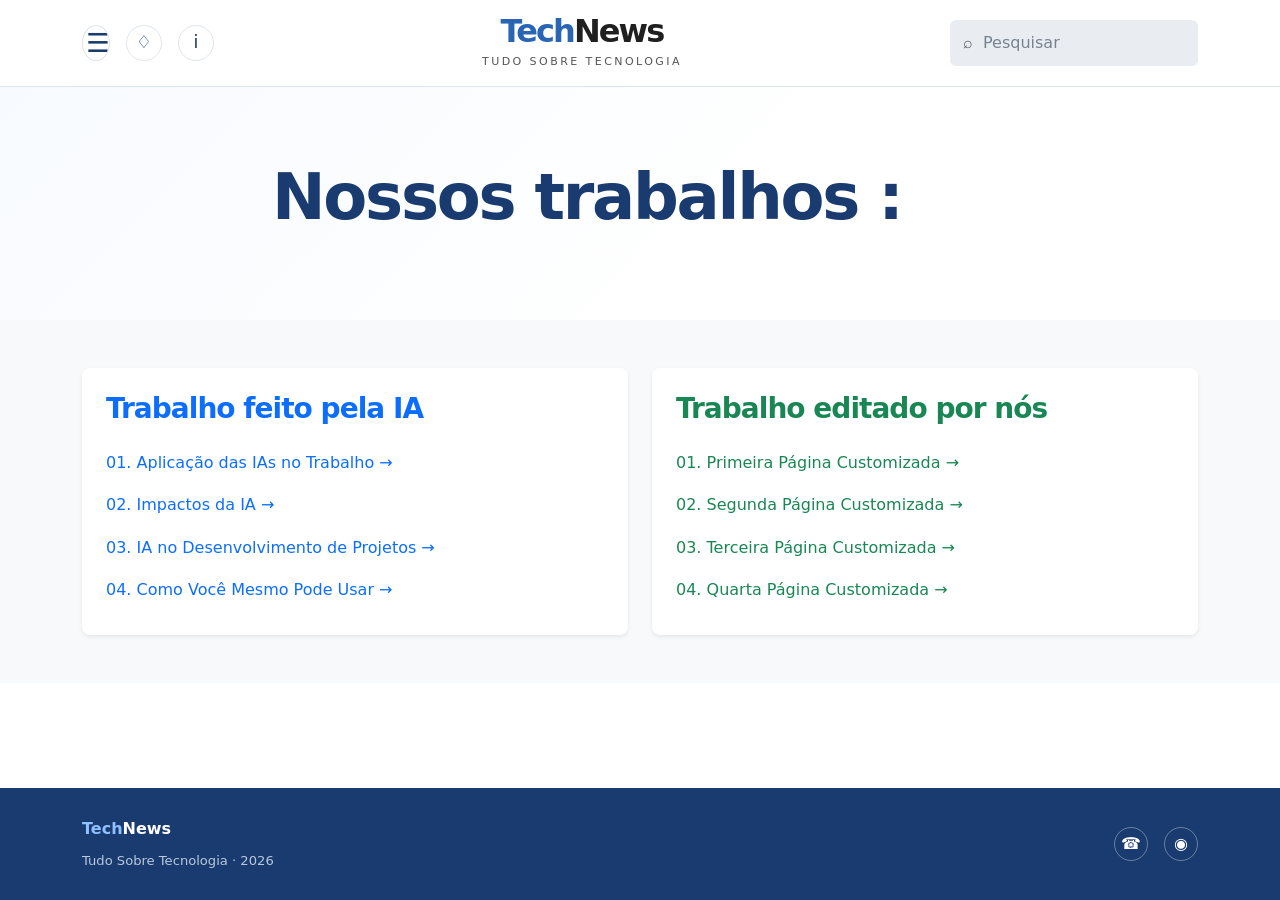
<file: index.html>
<!doctype html>
<html lang="pt-BR">
  <head>
    <meta charset="utf-8" />
    <meta name="viewport" content="width=device-width, initial-scale=1" />
    <title>TechNews — Tudo Sobre Tecnologia</title>
    <meta
      name="description"
      content="TechNews: inteligência artificial no mundo do trabalho, com informação, contexto e uso conscious."
    />
    <link
      href="https://cdn.jsdelivr.net/npm/bootstrap@5.3.3/dist/css/bootstrap.min.css"
      rel="stylesheet"
    />
    <link href="css/style.css" rel="stylesheet" />
  </head>
  <body class="d-flex flex-column min-vh-100">
    <header class="site-header">
      <input type="checkbox" id="menu-toggle" class="menu-toggle-input" />
      <div class="container utility-row">
        <div class="header-tools" aria-label="Ferramentas do site">
          <label
            for="menu-toggle"
            class="tool-icon menu-mark"
            aria-hidden="true"
            >☰</label
          >
          <span class="tool-icon" aria-label="Notificações">♢</span>
          <span class="tool-icon" aria-label="Informações">i</span>
        </div>
        <div class="brand">
          <a href="index.html" class="text-decoration-none text-reset">
            <p class="brand-name m-0">
              <span class="tech">Tech</span><span class="news">News</span>
            </p>
            <span class="brand-tagline">Tudo Sobre Tecnologia</span>
          </a>
        </div>
        <label class="search-box" aria-label="Pesquisar no site">
          <span aria-hidden="true">⌕</span>
          <input type="search" placeholder="Pesquisar" />
        </label>
      </div>
    </header>
    <main>
      <section class="home-hero">
        <div class="container intro">
          <h1>Nossos trabalhos :</h1>
        </div>
      </section>
      <section id="central-trabalhos" class="content-section py-5 bg-light">
        <div class="container">
          <div class="row g-4 justify-content-center">
            <div class="col-md-6">
              <div class="card p-4 h-100 shadow-sm border-0 rounded-3">
                <h2 class="h3 mb-3 text-primary fw-bold">
                  Trabalho feito pela IA
                </h2>

                <div class="list-group list-group-flush">
                  <a
                    href="aplicacoes.html"
                    class="list-group-item list-group-item-action border-0 px-0 text-primary"
                    >01. Aplicação das IAs no Trabalho →</a
                  >
                  <a
                    href="impactos.html"
                    class="list-group-item list-group-item-action border-0 px-0 text-primary"
                    >02. Impactos da IA →</a
                  >
                  <a
                    href="projetos.html"
                    class="list-group-item list-group-item-action border-0 px-0 text-primary"
                    >03. IA no Desenvolvimento de Projetos →</a
                  >
                  <a
                    href="como-usar.html"
                    class="list-group-item list-group-item-action border-0 px-0 text-primary"
                    >04. Como Você Mesmo Pode Usar →</a
                  >
                </div>
              </div>
            </div>
            <div class="col-md-6">
              <div class="card p-4 h-100 shadow-sm border-0 rounded-3">
                <h2 class="h3 mb-3 text-success fw-bold">
                  Trabalho editado por nós
                </h2>

                <div class="list-group list-group-flush">
                  <a
                    href="aplicacoes1.html"
                    class="list-group-item list-group-item-action border-0 px-0 text-success"
                    >01. Primeira Página Customizada →</a
                  >
                  <a
                    href="impactos1.html"
                    class="list-group-item list-group-item-action border-0 px-0 text-success"
                    >02. Segunda Página Customizada →</a
                  >
                  <a
                    href="projetos1.html"
                    class="list-group-item list-group-item-action border-0 px-0 text-success"
                    >03. Terceira Página Customizada →</a
                  >
                  <a
                    href="como-usar1.html"
                    class="list-group-item list-group-item-action border-0 px-0 text-success"
                    >04. Quarta Página Customizada →</a
                  >
                </div>
              </div>
            </div>
          </div>
        </div>
      </section>
    </main>
    <footer class="site-footer mt-auto">
      <div class="container footer-line">
        <div>
          <div class="footer-brand"><span>Tech</span>News</div>
          <p class="footer-copy">Tudo Sobre Tecnologia · 2026</p>
        </div>
        <div class="footer-contact" aria-label="Canais demonstrativos">
          <span class="footer-icon" aria-label="Telefone">☎</span>
          <span class="footer-icon" aria-label="WhatsApp">◉</span>
        </div>
      </div>
    </footer>
  </body>
</html>
</file>
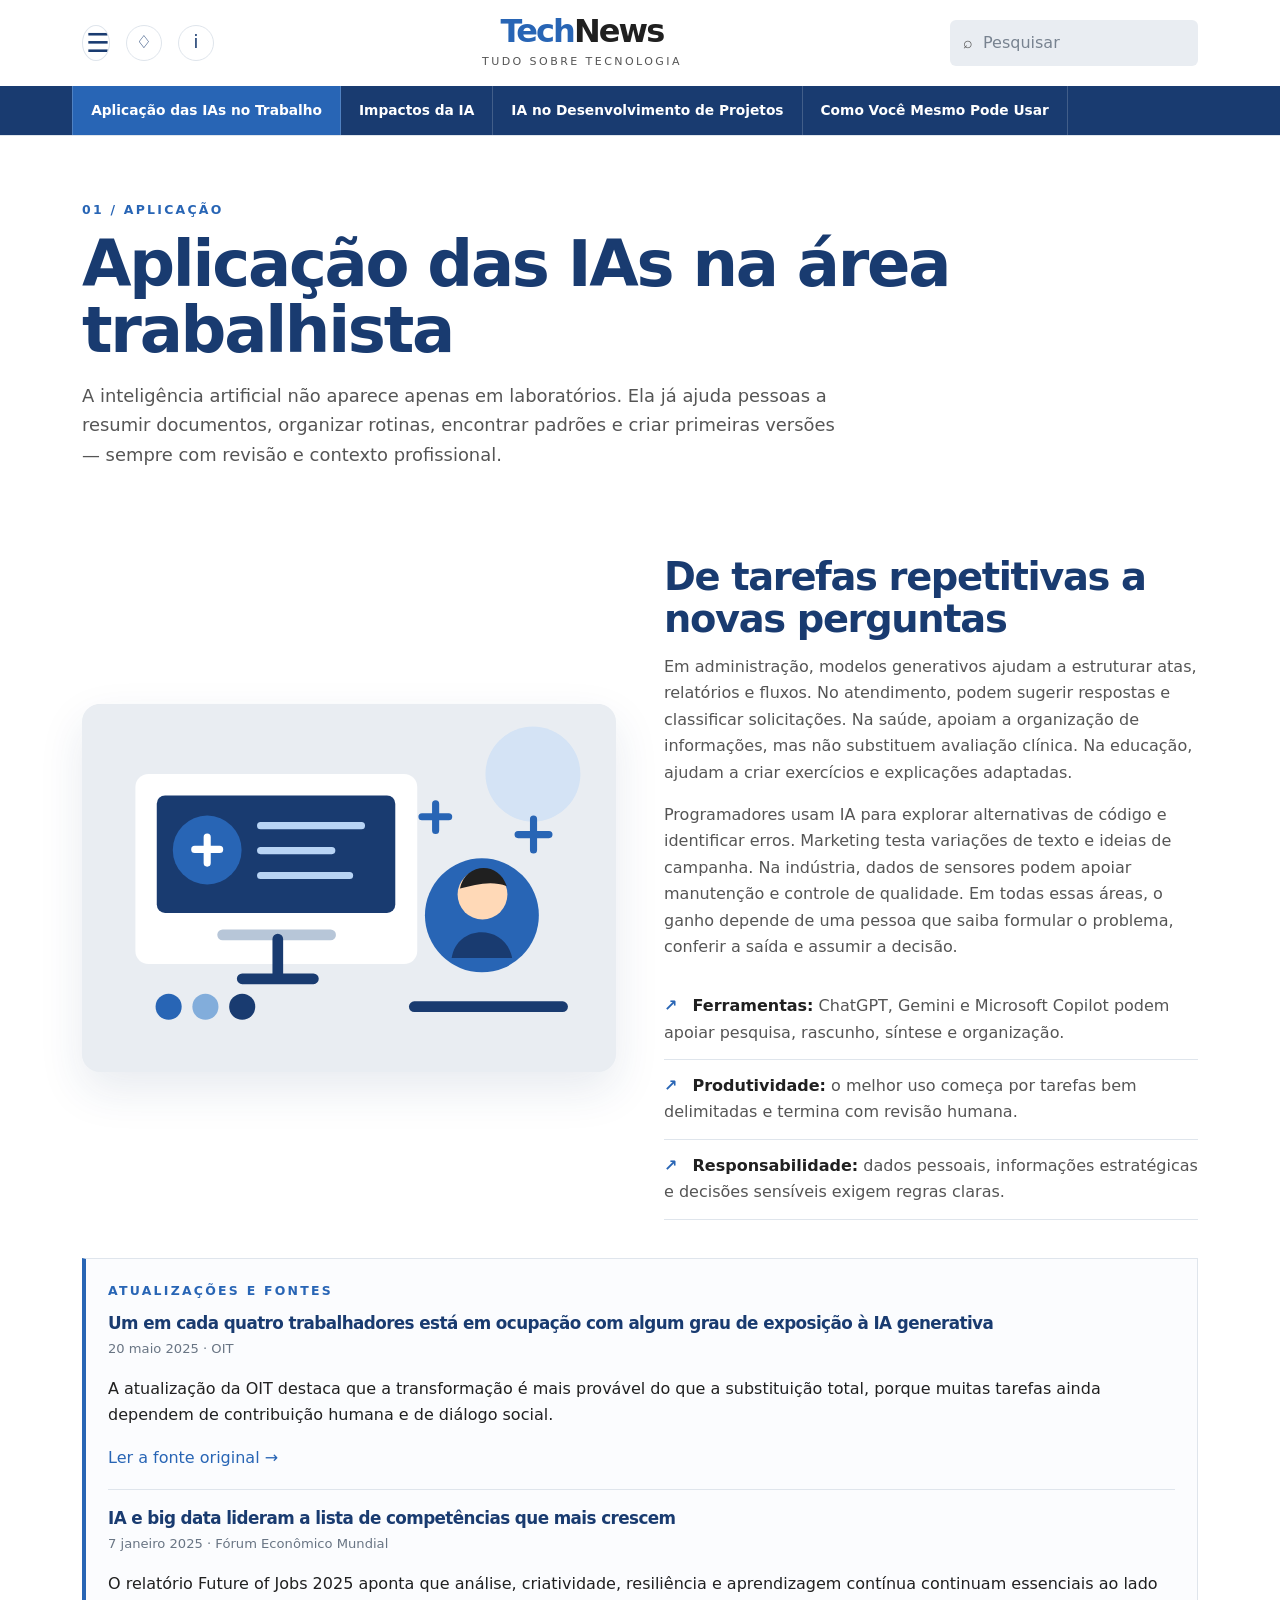
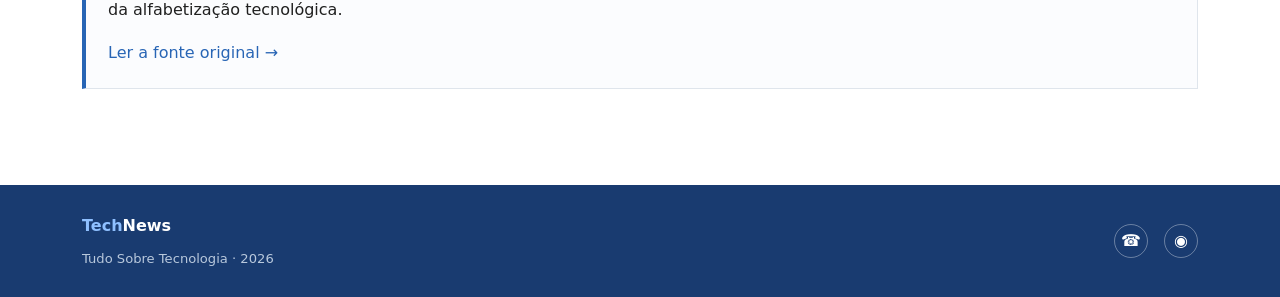
<file: aplicacoes.html>
<!doctype html>
<html lang="pt-BR">
  <head>
    <meta charset="utf-8" />
    <meta name="viewport" content="width=device-width, initial-scale=1" />
    <title>Aplicação das IAs no Trabalho — TechNews</title>
    <meta
      name="description"
      content="Como a inteligência artificial é aplicada em diferentes profissões e empresas."
    />
    <link
      href="https://cdn.jsdelivr.net/npm/bootstrap@5.3.3/dist/css/bootstrap.min.css"
      rel="stylesheet"
    />
    <link href="css/style.css" rel="stylesheet" />
  </head>
  <body>
    <header class="site-header">
      <div class="container utility-row">
        <div class="header-tools">
          <span class="tool-icon menu-mark">☰</span
          ><span class="tool-icon">♢</span><span class="tool-icon">i</span>
        </div>
        <div class="brand">
          <a href="index.html" class="text-decoration-none text-reset">
            <p class="brand-name">
              <span class="tech">Tech</span><span class="news">News</span>
            </p>
            <span class="brand-tagline">Tudo Sobre Tecnologia</span>
          </a>
        </div>

        <label class="search-box"
          ><span>⌕</span><input type="search" placeholder="Pesquisar"
        /></label>
      </div>
      <nav class="main-nav" aria-label="Navegação principal">
        <ul class="nav-list container">
          <li>
            <a class="active" href="aplicacoes.html"
              >Aplicação das IAs no Trabalho</a
            >
          </li>
          <li><a href="impactos.html">Impactos da IA</a></li>
          <li><a href="projetos.html">IA no Desenvolvimento de Projetos</a></li>
          <li><a href="como-usar.html">Como Você Mesmo Pode Usar</a></li>
        </ul>
      </nav>
    </header>
    <main>
      <section class="page-intro">
        <div class="container">
          <div class="eyebrow">01 / Aplicação</div>
          <h1>Aplicação das IAs na área trabalhista</h1>
          <p class="lead">
            A inteligência artificial não aparece apenas em laboratórios. Ela já
            ajuda pessoas a resumir documentos, organizar rotinas, encontrar
            padrões e criar primeiras versões — sempre com revisão e contexto
            profissional.
          </p>
        </div>
      </section>
      <section class="content-section">
        <div class="container">
          <div class="row g-5 align-items-center">
            <div class="col-lg-6">
              <div class="hero-visual">
                <img
                  src="img/aplicacoes.svg"
                  alt="Ilustração de profissional usando um painel de inteligência artificial"
                />
              </div>
            </div>
            <div class="col-lg-6 copy">
              <h2>De tarefas repetitivas a novas perguntas</h2>
              <p>
                Em administração, modelos generativos ajudam a estruturar atas,
                relatórios e fluxos. No atendimento, podem sugerir respostas e
                classificar solicitações. Na saúde, apoiam a organização de
                informações, mas não substituem avaliação clínica. Na educação,
                ajudam a criar exercícios e explicações adaptadas.
              </p>
              <p>
                Programadores usam IA para explorar alternativas de código e
                identificar erros. Marketing testa variações de texto e ideias
                de campanha. Na indústria, dados de sensores podem apoiar
                manutenção e controle de qualidade. Em todas essas áreas, o
                ganho depende de uma pessoa que saiba formular o problema,
                conferir a saída e assumir a decisão.
              </p>
              <ul class="topic-list">
                <li>
                  <strong>Ferramentas:</strong> ChatGPT, Gemini e Microsoft
                  Copilot podem apoiar pesquisa, rascunho, síntese e
                  organização.
                </li>
                <li>
                  <strong>Produtividade:</strong> o melhor uso começa por
                  tarefas bem delimitadas e termina com revisão humana.
                </li>
                <li>
                  <strong>Responsabilidade:</strong> dados pessoais, informações
                  estratégicas e decisões sensíveis exigem regras claras.
                </li>
              </ul>
            </div>
          </div>
          <div class="news-strip">
            <div class="eyebrow">Atualizações e fontes</div>
            <div class="news-item">
              <h3>
                Um em cada quatro trabalhadores está em ocupação com algum grau
                de exposição à IA generativa
              </h3>
              <p class="meta">20 maio 2025 · OIT</p>
              <p>
                A atualização da OIT destaca que a transformação é mais provável
                do que a substituição total, porque muitas tarefas ainda
                dependem de contribuição humana e de diálogo social.
              </p>
              <a
                href="https://www.ilo.org/publications/generative-ai-and-jobs-2025-update"
                target="_blank"
                rel="noopener"
                >Ler a fonte original →</a
              >
            </div>
            <div class="news-item">
              <h3>
                IA e big data lideram a lista de competências que mais crescem
              </h3>
              <p class="meta">7 janeiro 2025 · Fórum Econômico Mundial</p>
              <p>
                O relatório Future of Jobs 2025 aponta que análise,
                criatividade, resiliência e aprendizagem contínua continuam
                essenciais ao lado da alfabetização tecnológica.
              </p>
              <a
                href="https://www.weforum.org/publications/the-future-of-jobs-report-2025"
                target="_blank"
                rel="noopener"
                >Ler a fonte original →</a
              >
            </div>
          </div>
        </div>
      </section>
    </main>
    <footer class="site-footer">
      <div class="container footer-line">
        <div>
          <div class="footer-brand"><span>Tech</span>News</div>
          <p class="footer-copy">Tudo Sobre Tecnologia · 2026</p>
        </div>
        <div class="footer-contact">
          <span class="footer-icon">☎</span><span class="footer-icon">◉</span>
        </div>
      </div>
    </footer>
  </body>
</html>
</file>
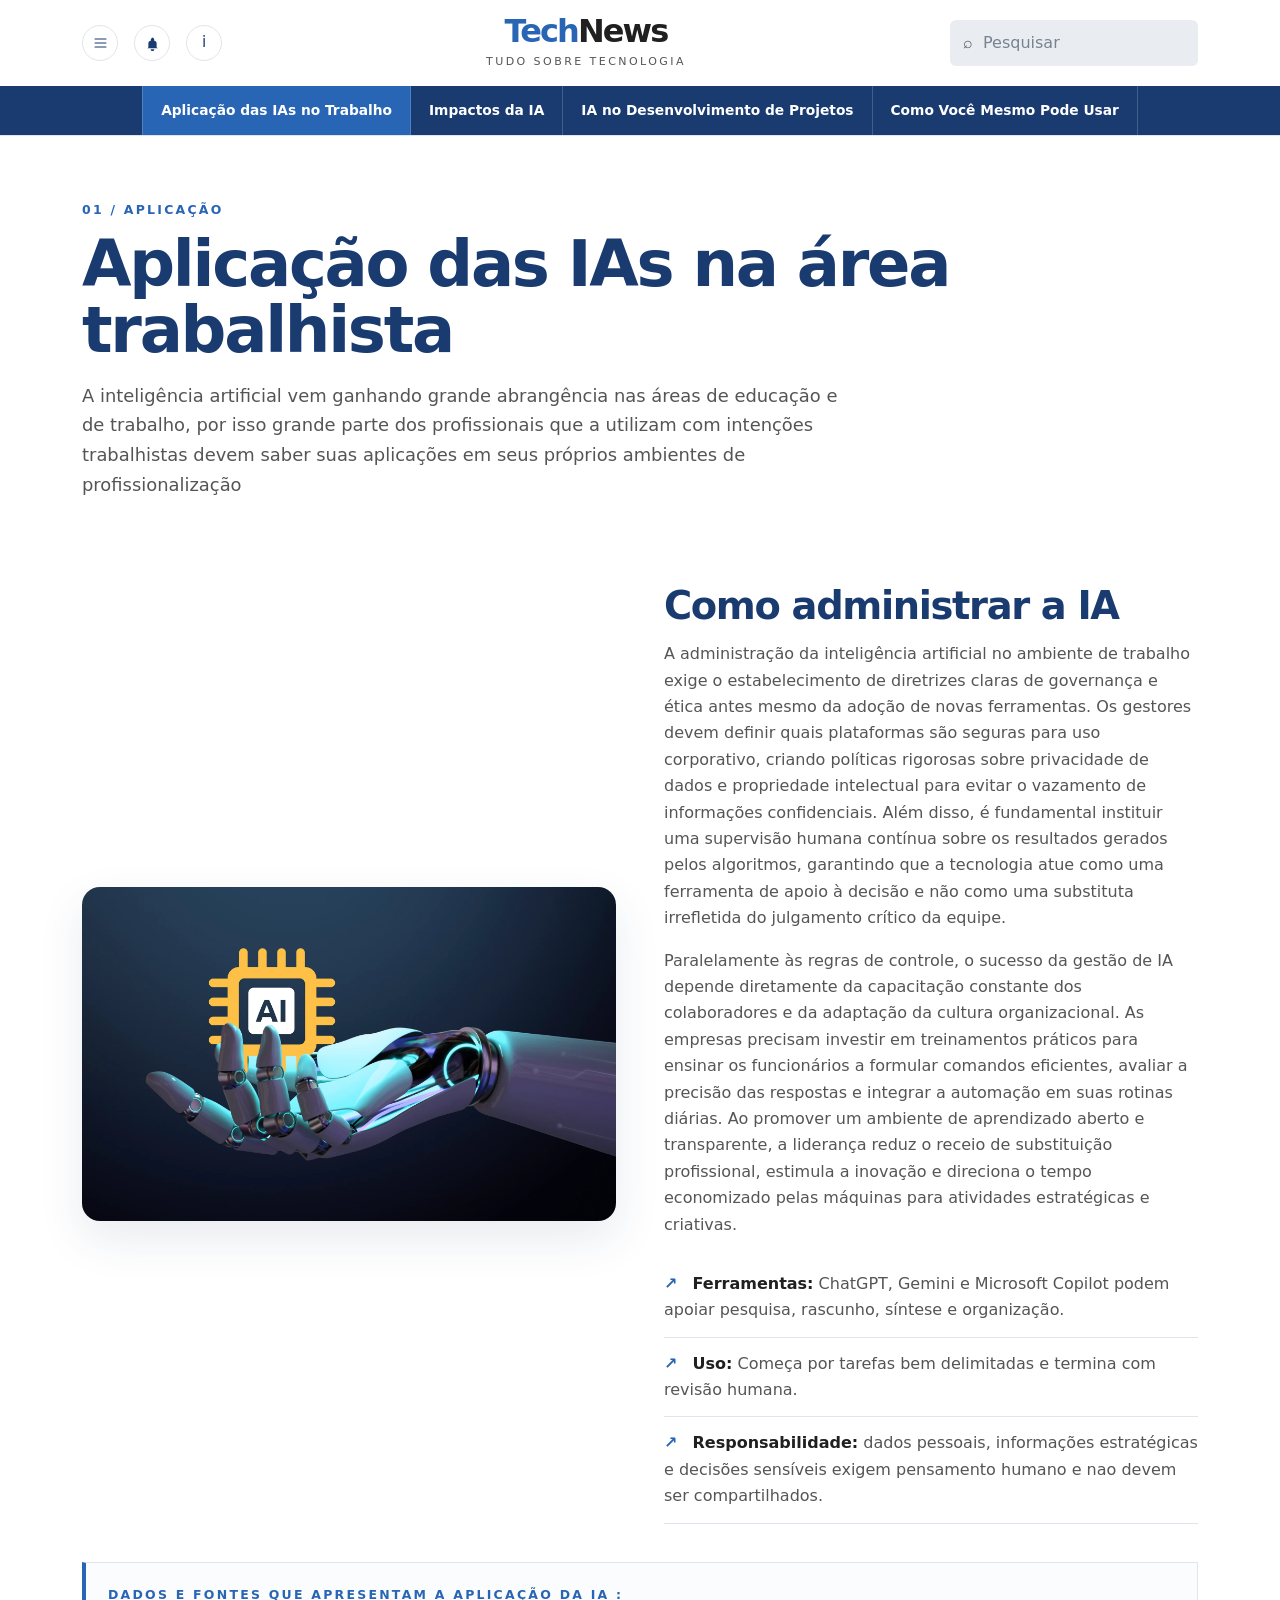
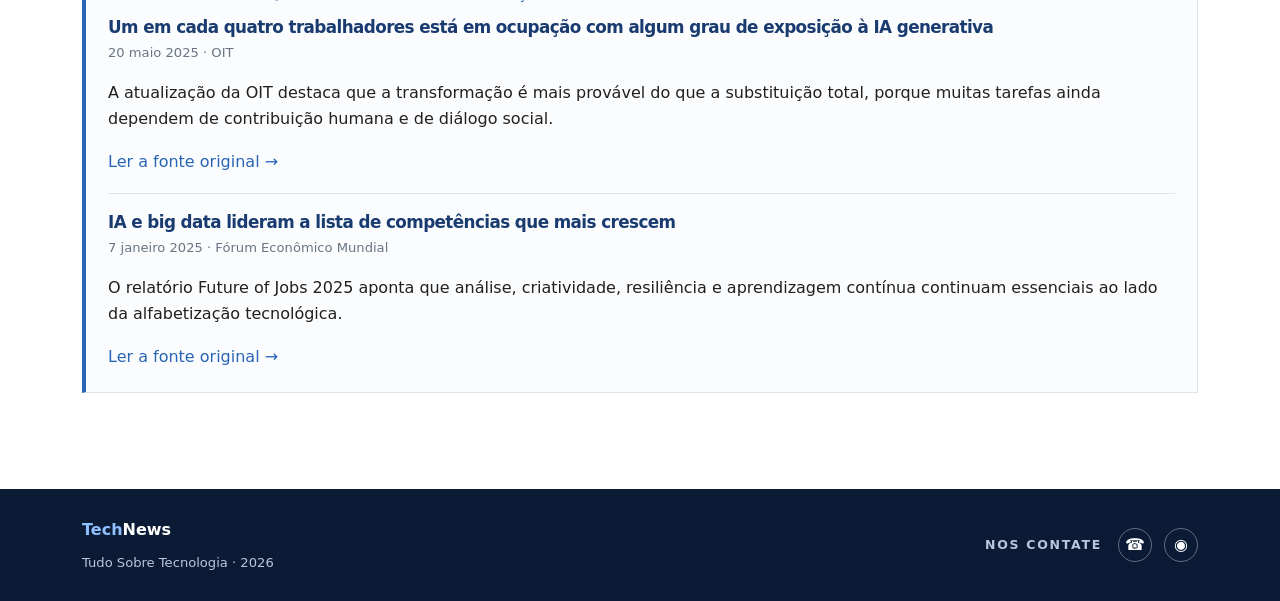
<file: aplicacoes1.html>
<!doctype html>
<html lang="pt-BR">
  <head>
    <meta charset="utf-8" />
    <meta name="viewport" content="width=device-width, initial-scale=1" />
    <title>Aplicação das IAs no Trabalho — TechNews</title>
    <link rel="icon" type="image/png" href="img/jornal.png" />
    <meta
      name="description"
      content="Como a inteligência artificial é aplicada em diferentes profissões e empresas."
    />
    <link
      href="https://cdn.jsdelivr.net/npm/bootstrap@5.3.3/dist/css/bootstrap.min.css"
      rel="stylesheet"
    />
    <link href="css2/style2.css" rel="stylesheet" />
  </head>
  <body>
    <header class="site-header">
      <div class="container utility-row">
        <div class="header-tools">
          <span class="tool-icon menu-mark d-none d-lg-inline-flex">
            <svg
              xmlns="http://w3.org"
              width="16"
              height="16"
              fill="currentColor"
              viewBox="0 0 16 16"
            >
              <path
                fill-rule="evenodd"
                d="M2.5 12a.5.5 0 0 1 .5-.5h11a.5.5 0 0 1 0 1h-11a.5.5 0 0 1-.5-.5m0-4a.5.5 0 0 1 .5-.5h11a.5.5 0 0 1 0 1h-11a.5.5 0 0 1-.5-.5m0-4a.5.5 0 0 1 .5-.5h11a.5.5 0 0 1 0 1h-11a.5.5 0 0 1-.5-.5"
              />
            </svg>
          </span>
          <span class="tool-icon" aria-label="Notificações">
            <svg
              xmlns="http://w3.org"
              width="15"
              height="15"
              fill="currentColor"
              viewBox="0 0 16 16"
            >
              <path
                d="M8 16a2 2 0 0 0 2-2H6a2 2 0 0 0 2 2M8 1.918l-.079.033a2.86 2.86 0 0 0-.572.234c-.727.376-1.153.905-1.153 1.599v1.398h-.088c-1.394 0-2.518 1.116-2.518 2.493v4.478c0 .229-.289.431-.788.583C2.33 12.83 2 13 2 13h12s-.33-.17-.813-.319c-.499-.152-.788-.354-.788-.583V7.675c0-1.377-1.124-2.493-2.518-2.493h-.088V3.551c0-.694-.426-1.223-1.153-1.6a2.86 2.86 0 0 0-.572-.234z"
              />
            </svg>
          </span>
          <span class="tool-icon">i</span>
        </div>

        <div class="brand">
          <a href="index.html" class="text-decoration-none text-reset">
            <p class="brand-name">
              <span class="tech">Tech</span><span class="news">News</span>
            </p>
            <span class="brand-tagline">Tudo Sobre Tecnologia</span>
          </a>
        </div>

        <label class="search-box">
          <span>⌕</span><input type="search" placeholder="Pesquisar" />
        </label>
      </div>

      <nav class="main-nav w-100" aria-label="Navegação principal">
        <div class="container nav-wrapper">
          <input type="checkbox" id="menu-toggle" class="menu-toggle-input" />

          <div class="mobile-nav-bar d-lg-none">
            <span class="mobile-menu-title">Páginas</span>
            <label
              for="menu-toggle"
              class="burger-btn"
              aria-label="Abrir ou fechar menu"
            >
              <svg
                class="icon-open"
                xmlns="http://w3.org"
                width="26"
                height="26"
                fill="currentColor"
                viewBox="0 0 16 16"
              >
                <path
                  fill-rule="evenodd"
                  d="M2.5 12a.5.5 0 0 1 .5-.5h11a.5.5 0 0 1 0 1h-11a.5.5 0 0 1-.5-.5m0-4a.5.5 0 0 1 .5-.5h11a.5.5 0 0 1 0 1h-11a.5.5 0 0 1-.5-.5m0-4a.5.5 0 0 1 .5-.5h11a.5.5 0 0 1 0 1h-11a.5.5 0 0 1-.5-.5"
                />
              </svg>
              <svg
                class="icon-close"
                xmlns="http://w3.org"
                width="26"
                height="26"
                fill="currentColor"
                viewBox="0 0 16 16"
              >
                <path
                  d="M4.646 4.646a.5.5 0 0 1 .708 0L8 7.293l2.646-2.647a.5.5 0 0 1 .708.708L8.707 8l2.647 2.646a.5.5 0 0 1-.708.708L8 8.707l-2.646 2.647a.5.5 0 0 1-.708-.708L7.293 8 4.646 5.354a.5.5 0 0 1 0-.708"
                />
              </svg>
            </label>
          </div>

          <ul class="nav-list">
            <li>
              <a class="active" href="aplicacoes1.html"
                >Aplicação das IAs no Trabalho</a
              >
            </li>
            <li><a href="impactos1.html">Impactos da IA</a></li>
            <li>
              <a href="projetos1.html">IA no Desenvolvimento de Projetos</a>
            </li>
            <li><a href="como-usar1.html">Como Você Mesmo Pode Usar</a></li>
          </ul>
        </div>
      </nav>
    </header>

    <main>
      <section class="page-intro">
        <div class="container">
          <div class="eyebrow">01 / Aplicação</div>
          <h1>Aplicação das IAs na área trabalhista</h1>
          <p class="lead">
            A inteligência artificial vem ganhando grande abrangência nas áreas
            de educação e de trabalho, por isso grande parte dos profissionais
            que a utilizam com intenções trabalhistas devem saber suas
            aplicações em seus próprios ambientes de profissionalização
          </p>
        </div>
      </section>
      <section class="content-section">
        <div class="container">
          <div class="row g-5 align-items-center">
            <div class="col-lg-6">
              <div class="hero-visual">
                <img
                  src="img/Gemini.png"
                  alt="Ilustração de profissional usando um painel de inteligência artificial"
                />
              </div>
            </div>
            <div class="col-lg-6 copy">
              <h2>Como administrar a IA</h2>
              <p>
                A administração da inteligência artificial no ambiente de
                trabalho exige o estabelecimento de diretrizes claras de
                governança e ética antes mesmo da adoção de novas ferramentas.
                Os gestores devem definir quais plataformas são seguras para uso
                corporativo, criando políticas rigorosas sobre privacidade de
                dados e propriedade intelectual para evitar o vazamento de
                informações confidenciais. Além disso, é fundamental instituir
                uma supervisão humana contínua sobre os resultados gerados pelos
                algoritmos, garantindo que a tecnologia atue como uma ferramenta
                de apoio à decisão e não como uma substituta irrefletida do
                julgamento crítico da equipe.
              </p>
              <p>
                Paralelamente às regras de controle, o sucesso da gestão de IA
                depende diretamente da capacitação constante dos colaboradores e
                da adaptação da cultura organizacional. As empresas precisam
                investir em treinamentos práticos para ensinar os funcionários a
                formular comandos eficientes, avaliar a precisão das respostas e
                integrar a automação em suas rotinas diárias. Ao promover um
                ambiente de aprendizado aberto e transparente, a liderança reduz
                o receio de substituição profissional, estimula a inovação e
                direciona o tempo economizado pelas máquinas para atividades
                estratégicas e criativas.
              </p>
              <ul class="topic-list">
                <li>
                  <strong>Ferramentas:</strong> ChatGPT, Gemini e Microsoft
                  Copilot podem apoiar pesquisa, rascunho, síntese e
                  organização.
                </li>
                <li>
                  <strong>Uso:</strong> Começa por tarefas bem delimitadas e
                  termina com revisão humana.
                </li>
                <li>
                  <strong>Responsabilidade:</strong> dados pessoais, informações
                  estratégicas e decisões sensíveis exigem pensamento humano e
                  nao devem ser compartilhados.
                </li>
              </ul>
            </div>
          </div>
          <div class="news-strip">
            <div class="eyebrow">
              Dados e fontes que apresentam a aplicação da IA :
            </div>
            <div class="news-item">
              <h3>
                Um em cada quatro trabalhadores está em ocupação com algum grau
                de exposição à IA generativa
              </h3>
              <p class="meta">20 maio 2025 · OIT</p>
              <p>
                A atualização da OIT destaca que a transformação é mais provável
                do que a substituição total, porque muitas tarefas ainda
                dependem de contribuição humana e de diálogo social.
              </p>
              <a
                href="https://www.ilo.org/publications/generative-ai-and-jobs-2025-update"
                target="_blank"
                rel="noopener"
                >Ler a fonte original →</a
              >
            </div>
            <div class="news-item">
              <h3>
                IA e big data lideram a lista de competências que mais crescem
              </h3>
              <p class="meta">7 janeiro 2025 · Fórum Econômico Mundial</p>
              <p>
                O relatório Future of Jobs 2025 aponta que análise,
                criatividade, resiliência e aprendizagem contínua continuam
                essenciais ao lado da alfabetização tecnológica.
              </p>
              <a
                href="https://www.weforum.org/publications/the-future-of-jobs-report-2025"
                target="_blank"
                rel="noopener"
                >Ler a fonte original →</a
              >
            </div>
          </div>
        </div>
      </section>
    </main>
    <footer class="site-footer">
      <div class="container footer-line">
        <div>
          <div class="footer-brand"><span>Tech</span>News</div>
          <p class="footer-copy">Tudo Sobre Tecnologia · 2026</p>
        </div>
        <div class="footer-contact">
          <span class="footer-contact-label">Nos contate</span>
          <span class="footer-icon">☎</span>
          <span class="footer-icon">◉</span>
        </div>
      </div>
    </footer>
  </body>
</html>
</file>
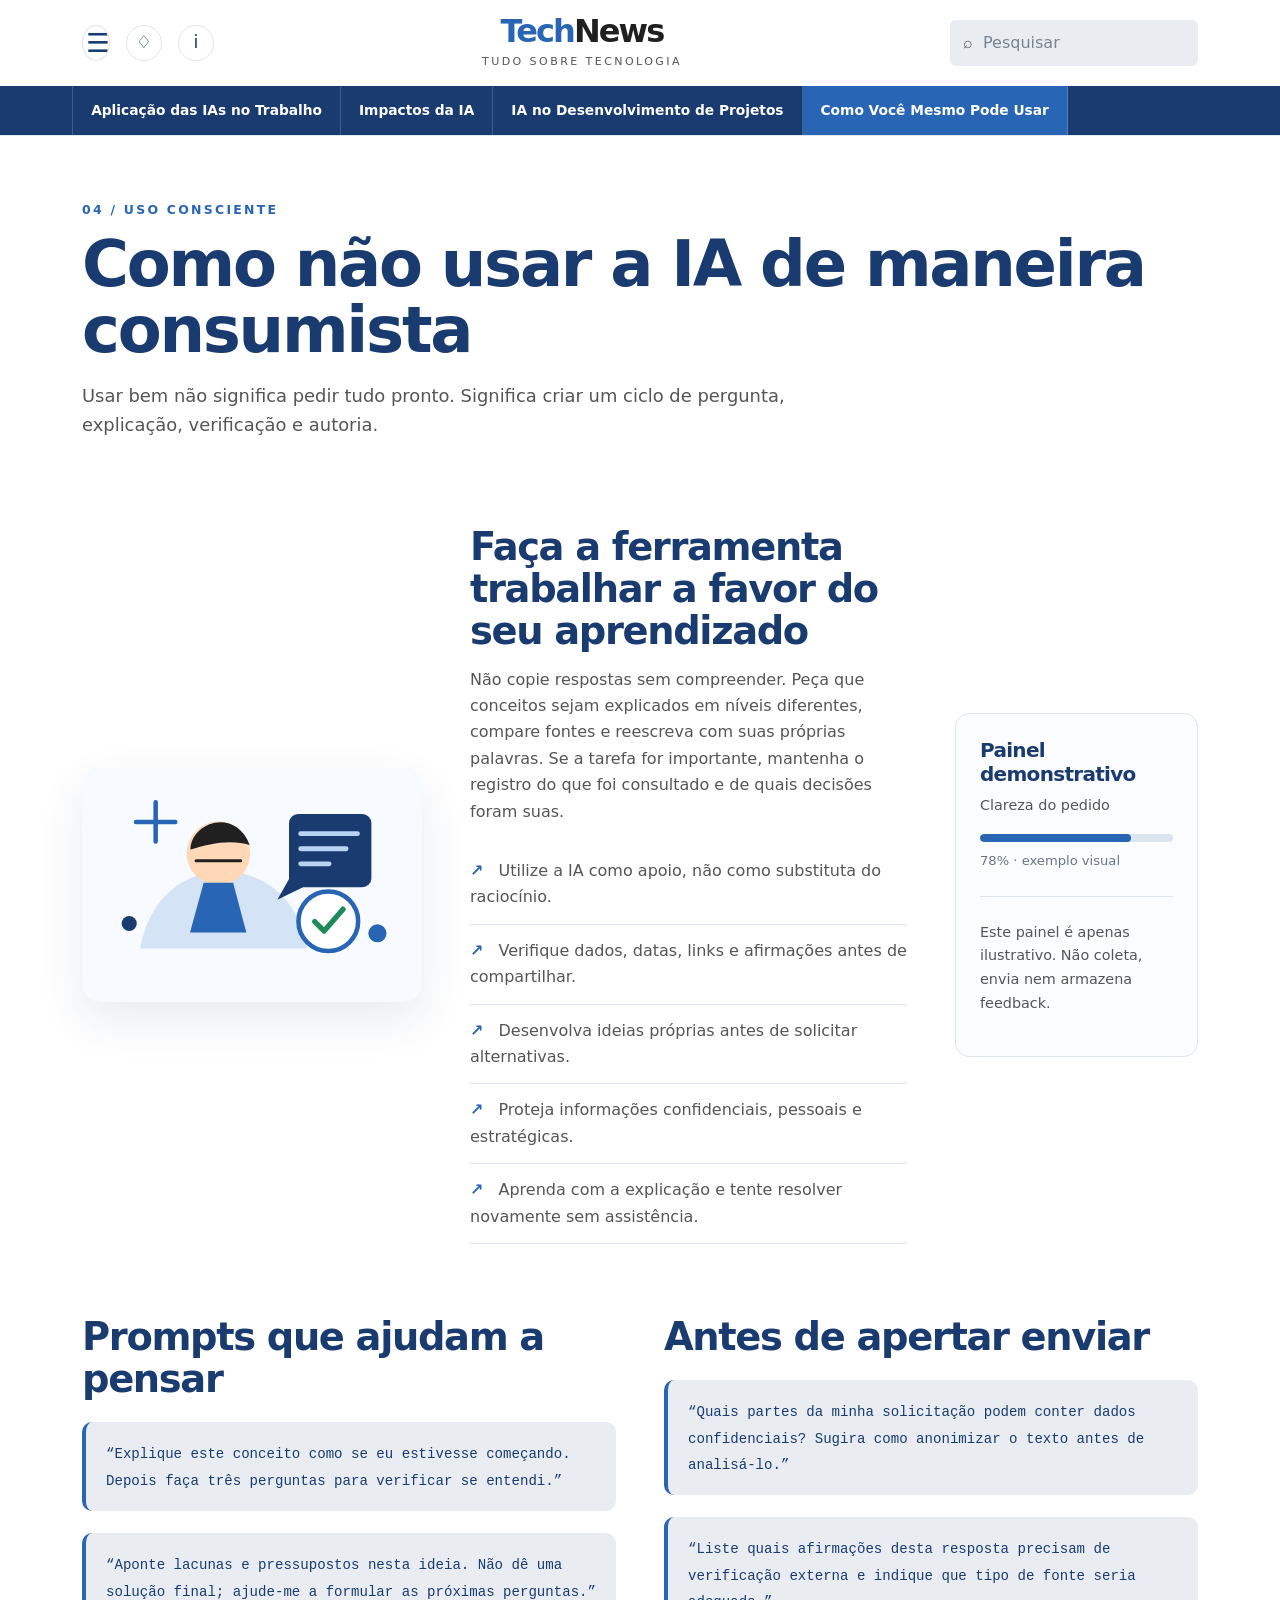
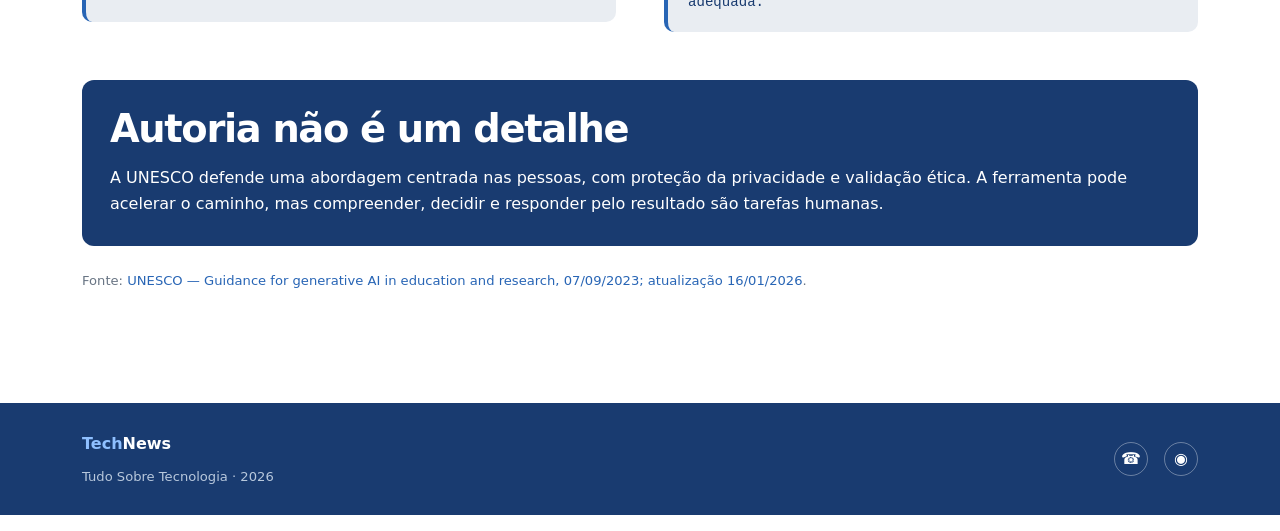
<file: como-usar.html>
<!doctype html>
<html lang="pt-BR">
  <head>
    <meta charset="utf-8" />
    <meta name="viewport" content="width=device-width, initial-scale=1" />
    <title>Como Você Mesmo Pode Usar — TechNews</title>
    <meta
      name="description"
      content="Como usar inteligência artificial como apoio, sem copiar respostas ou depender completamente dela."
    />
    <link
      href="https://cdn.jsdelivr.net/npm/bootstrap@5.3.3/dist/css/bootstrap.min.css"
      rel="stylesheet"
    />
    <link href="css/style.css" rel="stylesheet" />
  </head>
  <body>
    <header class="site-header">
      <div class="container utility-row">
        <div class="header-tools">
          <span class="tool-icon menu-mark">☰</span
          ><span class="tool-icon">♢</span><span class="tool-icon">i</span>
        </div>
        <div class="brand">
          <a href="index.html" class="text-decoration-none text-reset">
            <p class="brand-name">
              <span class="tech">Tech</span><span class="news">News</span>
            </p>
            <span class="brand-tagline">Tudo Sobre Tecnologia</span>
          </a>
        </div>

        <label class="search-box"
          ><span>⌕</span><input type="search" placeholder="Pesquisar"
        /></label>
      </div>
      <nav class="main-nav" aria-label="Navegação principal">
        <ul class="nav-list container">
          <li><a href="aplicacoes.html">Aplicação das IAs no Trabalho</a></li>
          <li><a href="impactos.html">Impactos da IA</a></li>
          <li><a href="projetos.html">IA no Desenvolvimento de Projetos</a></li>
          <li>
            <a class="active" href="como-usar.html"
              >Como Você Mesmo Pode Usar</a
            >
          </li>
        </ul>
      </nav>
    </header>
    <main>
      <section class="page-intro">
        <div class="container">
          <div class="eyebrow">04 / Uso consciente</div>
          <h1>Como não usar a IA de maneira consumista</h1>
          <p class="lead">
            Usar bem não significa pedir tudo pronto. Significa criar um ciclo
            de pergunta, explicação, verificação e autoria.
          </p>
        </div>
      </section>
      <section class="content-section">
        <div class="container">
          <div class="row g-5 align-items-center">
            <div class="col-lg-4">
              <div class="hero-visual">
                <img
                  src="img/como-usar.svg"
                  alt="Pessoa usando a IA como apoio para pensar e verificar ideias"
                />
              </div>
            </div>
            <div class="col-lg-5 copy">
              <h2>Faça a ferramenta trabalhar a favor do seu aprendizado</h2>
              <p>
                Não copie respostas sem compreender. Peça que conceitos sejam
                explicados em níveis diferentes, compare fontes e reescreva com
                suas próprias palavras. Se a tarefa for importante, mantenha o
                registro do que foi consultado e de quais decisões foram suas.
              </p>
              <ul class="topic-list">
                <li>
                  Utilize a IA como apoio, não como substituta do raciocínio.
                </li>
                <li>
                  Verifique dados, datas, links e afirmações antes de
                  compartilhar.
                </li>
                <li>
                  Desenvolva ideias próprias antes de solicitar alternativas.
                </li>
                <li>
                  Proteja informações confidenciais, pessoais e estratégicas.
                </li>
                <li>
                  Aprenda com a explicação e tente resolver novamente sem
                  assistência.
                </li>
              </ul>
            </div>
            <aside class="col-lg-3">
              <div class="feedback-panel">
                <h3>Painel demonstrativo</h3>
                <p class="feedback-note">Clareza do pedido</p>
                <div class="feedback-meter"><span></span></div>
                <p class="meta">78% · exemplo visual</p>
                <div class="rule"></div>
                <p class="feedback-note">
                  Este painel é apenas ilustrativo. Não coleta, envia nem
                  armazena feedback.
                </p>
              </div>
            </aside>
          </div>
          <div class="row g-5 mt-4">
            <div class="col-lg-6">
              <h2>Prompts que ajudam a pensar</h2>
              <div class="prompt-box">
                <code
                  >“Explique este conceito como se eu estivesse começando.
                  Depois faça três perguntas para verificar se entendi.”</code
                >
              </div>
              <div class="prompt-box">
                <code
                  >“Aponte lacunas e pressupostos nesta ideia. Não dê uma
                  solução final; ajude-me a formular as próximas
                  perguntas.”</code
                >
              </div>
            </div>
            <div class="col-lg-6">
              <h2>Antes de apertar enviar</h2>
              <div class="prompt-box">
                <code
                  >“Quais partes da minha solicitação podem conter dados
                  confidenciais? Sugira como anonimizar o texto antes de
                  analisá-lo.”</code
                >
              </div>
              <div class="prompt-box">
                <code
                  >“Liste quais afirmações desta resposta precisam de
                  verificação externa e indique que tipo de fonte seria
                  adequada.”</code
                >
              </div>
            </div>
          </div>
          <div class="reflection mt-5">
            <h2>Autoria não é um detalhe</h2>
            <p class="mb-0">
              A UNESCO defende uma abordagem centrada nas pessoas, com proteção
              da privacidade e validação ética. A ferramenta pode acelerar o
              caminho, mas compreender, decidir e responder pelo resultado são
              tarefas humanas.
            </p>
          </div>
          <p class="meta mt-4">
            Fonte:
            <a
              href="https://www.unesco.org/en/articles/guidance-generative-ai-education-and-research"
              target="_blank"
              rel="noopener"
              >UNESCO — Guidance for generative AI in education and research,
              07/09/2023; atualização 16/01/2026</a
            >.
          </p>
        </div>
      </section>
    </main>
    <footer class="site-footer">
      <div class="container footer-line">
        <div>
          <div class="footer-brand"><span>Tech</span>News</div>
          <p class="footer-copy">Tudo Sobre Tecnologia · 2026</p>
        </div>
        <div class="footer-contact">
          <span class="footer-icon">☎</span><span class="footer-icon">◉</span>
        </div>
      </div>
    </footer>
  </body>
</html>
</file>
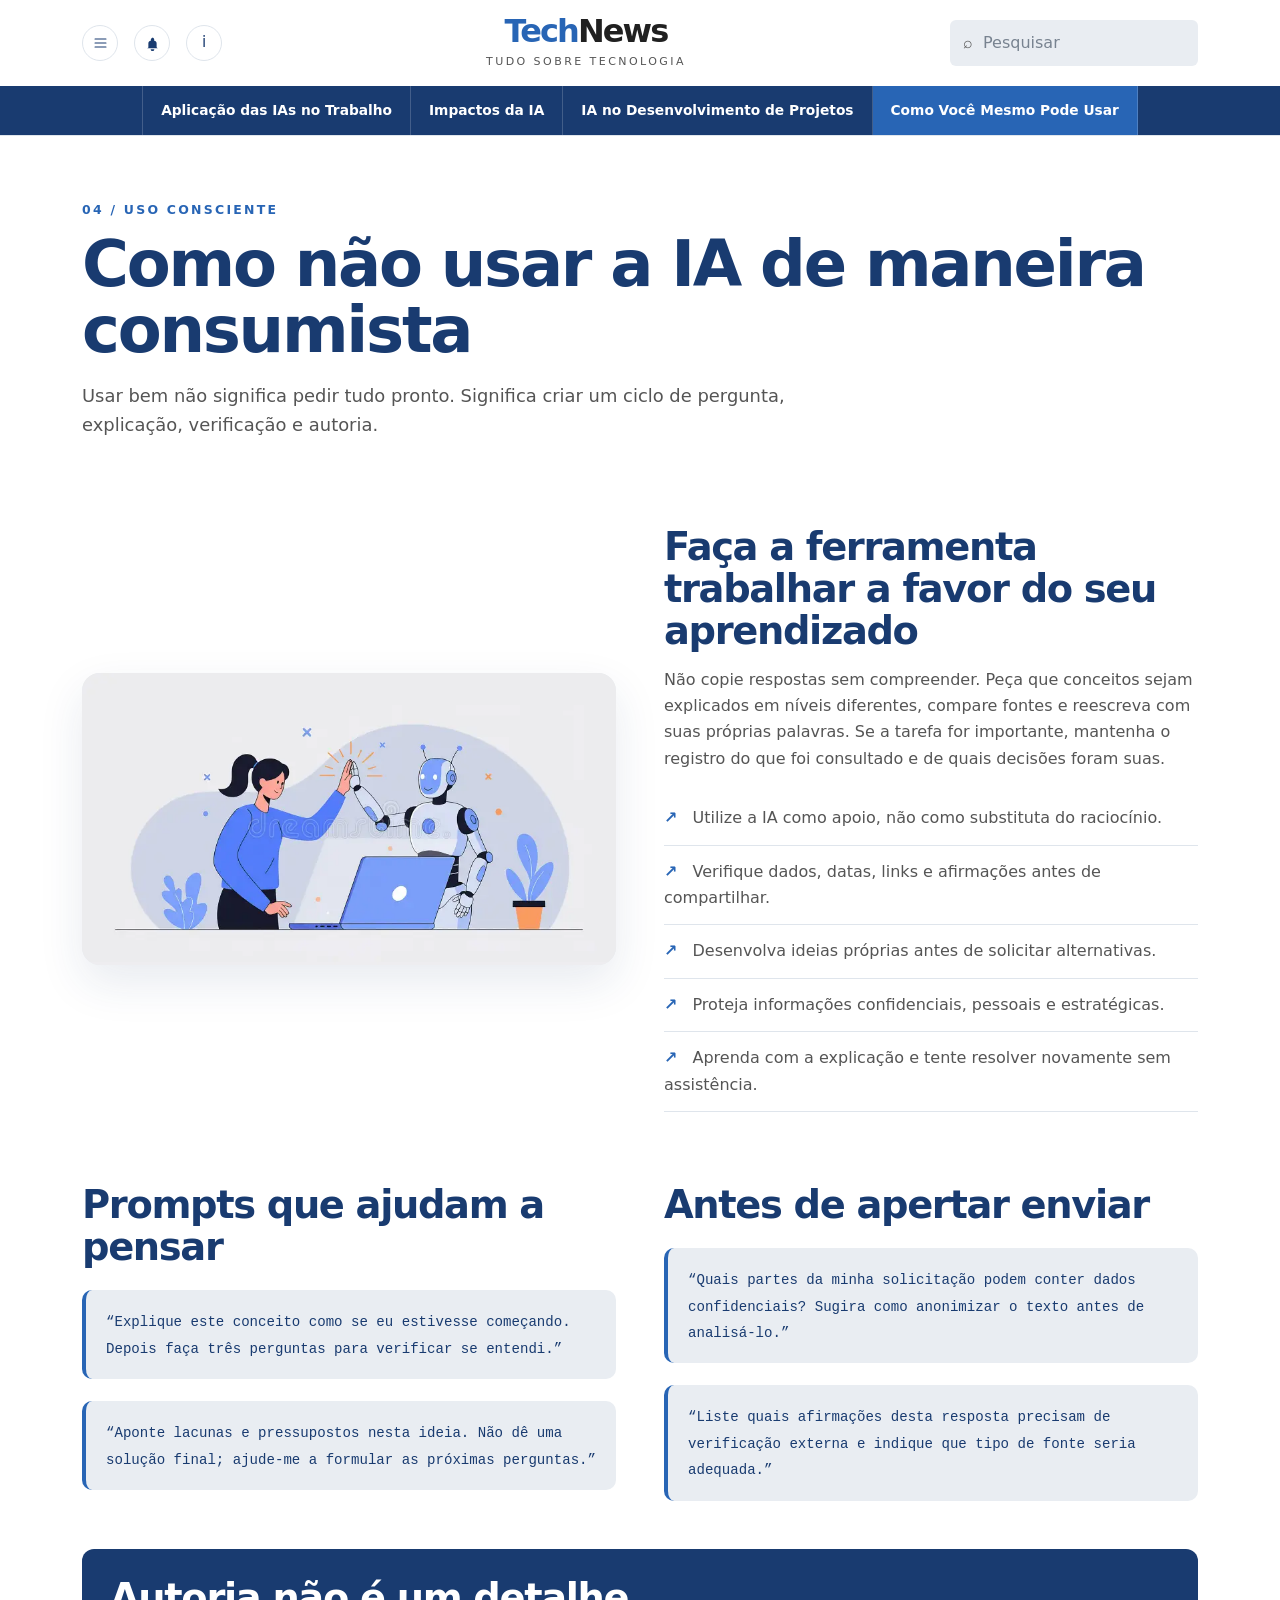
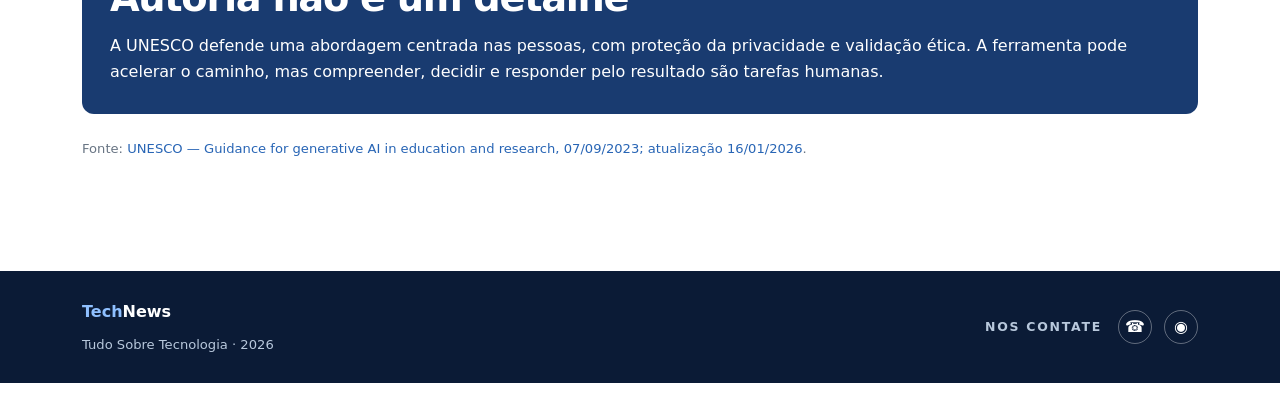
<file: como-usar1.html>
<!doctype html>
<html lang="pt-BR">
  <head>
    <meta charset="utf-8" />
    <meta name="viewport" content="width=device-width, initial-scale=1" />
    <title>Como Você Mesmo Pode Usar — TechNews</title>
    <link rel="icon" type="image/png" href="img/jornal.png" />
    <meta
      name="description"
      content="Como usar inteligência artificial como apoio, sem copiar respostas ou depender completamente dela."
    />
    <link
      href="https://cdn.jsdelivr.net/npm/bootstrap@5.3.3/dist/css/bootstrap.min.css"
      rel="stylesheet"
    />
    <link href="css2/style2.css" rel="stylesheet" />
  </head>
  <body>
    <header class="site-header">
      <div class="container utility-row">
        <div class="header-tools">
          <span class="tool-icon menu-mark d-none d-lg-inline-flex">
            <svg
              xmlns="http://w3.org"
              width="16"
              height="16"
              fill="currentColor"
              viewBox="0 0 16 16"
            >
              <path
                fill-rule="evenodd"
                d="M2.5 12a.5.5 0 0 1 .5-.5h11a.5.5 0 0 1 0 1h-11a.5.5 0 0 1-.5-.5m0-4a.5.5 0 0 1 .5-.5h11a.5.5 0 0 1 0 1h-11a.5.5 0 0 1-.5-.5m0-4a.5.5 0 0 1 .5-.5h11a.5.5 0 0 1 0 1h-11a.5.5 0 0 1-.5-.5"
              />
            </svg>
          </span>
          <span class="tool-icon" aria-label="Notificações">
            <svg
              xmlns="http://w3.org"
              width="15"
              height="15"
              fill="currentColor"
              viewBox="0 0 16 16"
            >
              <path
                d="M8 16a2 2 0 0 0 2-2H6a2 2 0 0 0 2 2M8 1.918l-.079.033a2.86 2.86 0 0 0-.572.234c-.727.376-1.153.905-1.153 1.599v1.398h-.088c-1.394 0-2.518 1.116-2.518 2.493v4.478c0 .229-.289.431-.788.583C2.33 12.83 2 13 2 13h12s-.33-.17-.813-.319c-.499-.152-.788-.354-.788-.583V7.675c0-1.377-1.124-2.493-2.518-2.493h-.088V3.551c0-.694-.426-1.223-1.153-1.6a2.86 2.86 0 0 0-.572-.234z"
              />
            </svg>
          </span>
          <span class="tool-icon">i</span>
        </div>

        <div class="brand">
          <a href="index.html" class="text-decoration-none text-reset">
            <p class="brand-name">
              <span class="tech">Tech</span><span class="news">News</span>
            </p>
            <span class="brand-tagline">Tudo Sobre Tecnologia</span>
          </a>
        </div>

        <label class="search-box">
          <span>⌕</span><input type="search" placeholder="Pesquisar" />
        </label>
      </div>

      <nav class="main-nav w-100" aria-label="Navegação principal">
        <div class="container nav-wrapper">
          <input type="checkbox" id="menu-toggle" class="menu-toggle-input" />

          <div class="mobile-nav-bar d-lg-none">
            <span class="mobile-menu-title">Páginas</span>
            <label
              for="menu-toggle"
              class="burger-btn"
              aria-label="Abrir ou fechar menu"
            >
              <svg
                class="icon-open"
                xmlns="http://w3.org"
                width="26"
                height="26"
                fill="currentColor"
                viewBox="0 0 16 16"
              >
                <path
                  fill-rule="evenodd"
                  d="M2.5 12a.5.5 0 0 1 .5-.5h11a.5.5 0 0 1 0 1h-11a.5.5 0 0 1-.5-.5m0-4a.5.5 0 0 1 .5-.5h11a.5.5 0 0 1 0 1h-11a.5.5 0 0 1-.5-.5m0-4a.5.5 0 0 1 .5-.5h11a.5.5 0 0 1 0 1h-11a.5.5 0 0 1-.5-.5"
                />
              </svg>
              <svg
                class="icon-close"
                xmlns="http://w3.org"
                width="26"
                height="26"
                fill="currentColor"
                viewBox="0 0 16 16"
              >
                <path
                  d="M4.646 4.646a.5.5 0 0 1 .708 0L8 7.293l2.646-2.647a.5.5 0 0 1 .708.708L8.707 8l2.647 2.646a.5.5 0 0 1-.708.708L8 8.707l-2.646 2.647a.5.5 0 0 1-.708-.708L7.293 8 4.646 5.354a.5.5 0 0 1 0-.708"
                />
              </svg>
            </label>
          </div>

          <ul class="nav-list">
            <li>
              <a href="aplicacoes1.html">Aplicação das IAs no Trabalho</a>
            </li>
            <li><a href="impactos1.html">Impactos da IA</a></li>
            <li>
              <a href="projetos1.html">IA no Desenvolvimento de Projetos</a>
            </li>
            <li>
              <a class="active" href="como-usar1.html"
                >Como Você Mesmo Pode Usar</a
              >
            </li>
          </ul>
        </div>
      </nav>
    </header>

    <main>
      <section class="page-intro">
        <div class="container">
          <div class="eyebrow">04 / Uso consciente</div>
          <h1>Como não usar a IA de maneira consumista</h1>
          <p class="lead">
            Usar bem não significa pedir tudo pronto. Significa criar um ciclo
            de pergunta, explicação, verificação e autoria.
          </p>
        </div>
      </section>
      <section class="content-section">
        <div class="container">
          <div class="row g-5 align-items-center">
            <div class="col-lg-6">
              <div class="hero-visual">
                <img
                  src="img/1234.png"
                  alt="Pessoa usando a IA como apoio para pensar e verificar ideias"
                />
              </div>
            </div>
            <div class="col-lg-6 copy">
              <h2>Faça a ferramenta trabalhar a favor do seu aprendizado</h2>
              <p>
                Não copie respostas sem compreender. Peça que conceitos sejam
                explicados em níveis diferentes, compare fontes e reescreva com
                suas próprias palavras. Se a tarefa for importante, mantenha o
                registro do que foi consultado e de quais decisões foram suas.
              </p>
              <ul class="topic-list">
                <li>
                  Utilize a IA como apoio, não como substituta do raciocínio.
                </li>
                <li>
                  Verifique dados, datas, links e afirmações antes de
                  compartilhar.
                </li>
                <li>
                  Desenvolva ideias próprias antes de solicitar alternativas.
                </li>
                <li>
                  Proteja informações confidenciais, pessoais e estratégicas.
                </li>
                <li>
                  Aprenda com a explicação e tente resolver novamente sem
                  assistência.
                </li>
              </ul>
            </div>
          </div>

          <div class="row g-5 mt-4">
            <div class="col-lg-6">
              <h2>Prompts que ajudam a pensar</h2>
              <div class="prompt-box">
                <code
                  >“Explique este conceito como se eu estivesse começando.
                  Depois faça três perguntas para verificar se entendi.”</code
                >
              </div>
              <div class="prompt-box">
                <code
                  >“Aponte lacunas e pressupostos nesta ideia. Não dê uma
                  solução final; ajude-me a formular as próximas
                  perguntas.”</code
                >
              </div>
            </div>
            <div class="col-lg-6">
              <h2>Antes de apertar enviar</h2>
              <div class="prompt-box">
                <code
                  >“Quais partes da minha solicitação podem conter dados
                  confidenciais? Sugira como anonimizar o texto antes de
                  analisá-lo.”</code
                >
              </div>
              <div class="prompt-box">
                <code
                  >“Liste quais afirmações desta resposta precisam de
                  verificação externa e indique que tipo de fonte seria
                  adequada.”</code
                >
              </div>
            </div>
          </div>
          <div class="reflection mt-5">
            <h2>Autoria não é um detalhe</h2>
            <p class="mb-0">
              A UNESCO defende uma abordagem centrada nas pessoas, com proteção
              da privacidade e validação ética. A ferramenta pode acelerar o
              caminho, mas compreender, decidir e responder pelo resultado são
              tarefas humanas.
            </p>
          </div>
          <p class="meta mt-4">
            Fonte:
            <a
              href="https://www.unesco.org/en/articles/guidance-generative-ai-education-and-research"
              target="_blank"
              rel="noopener"
              >UNESCO — Guidance for generative AI in education and research,
              07/09/2023; atualização 16/01/2026</a
            >.
          </p>
        </div>
      </section>
    </main>
    <footer class="site-footer">
      <div class="container footer-line">
        <div>
          <div class="footer-brand"><span>Tech</span>News</div>
          <p class="footer-copy">Tudo Sobre Tecnologia · 2026</p>
        </div>
        <div class="footer-contact">
          <span class="footer-contact-label">Nos contate</span>
          <span class="footer-icon">☎</span>
          <span class="footer-icon">◉</span>
        </div>
      </div>
    </footer>
  </body>
</html>
</file>
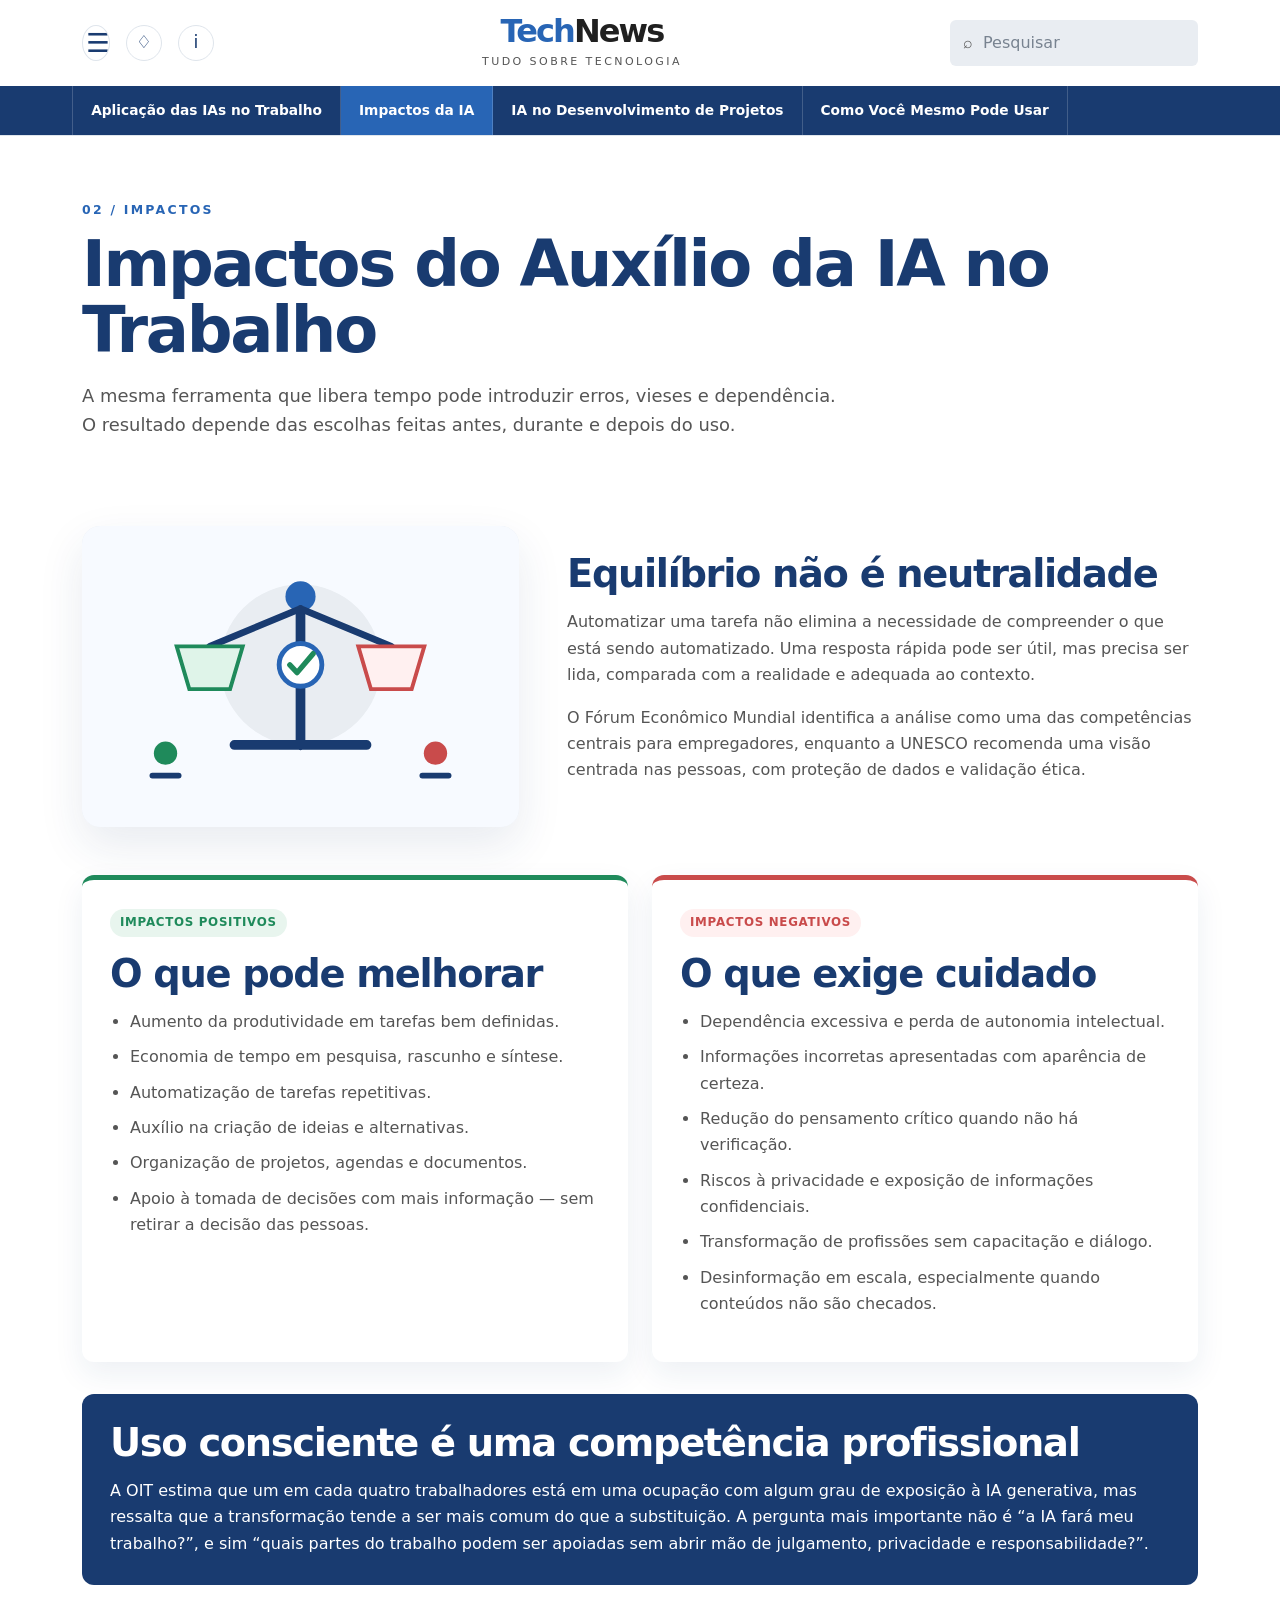
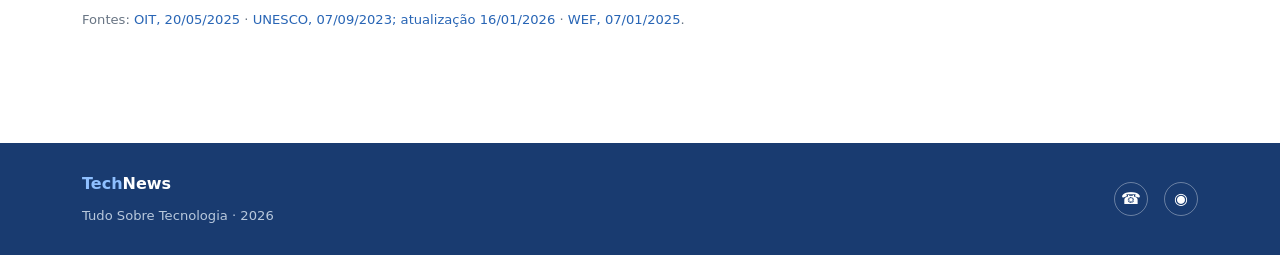
<file: impactos.html>
<!doctype html>
<html lang="pt-BR">
  <head>
    <meta charset="utf-8" />
    <meta name="viewport" content="width=device-width, initial-scale=1" />
    <title>Impactos da IA — TechNews</title>
    <meta
      name="description"
      content="Impactos positivos e negativos do auxílio da inteligência artificial no trabalho."
    />
    <link
      href="https://cdn.jsdelivr.net/npm/bootstrap@5.3.3/dist/css/bootstrap.min.css"
      rel="stylesheet"
    />
    <link href="css/style.css" rel="stylesheet" />
  </head>
  <body>
    <header class="site-header">
      <div class="container utility-row">
        <div class="header-tools">
          <span class="tool-icon menu-mark">☰</span
          ><span class="tool-icon">♢</span><span class="tool-icon">i</span>
        </div>
        <div class="brand">
          <a href="index.html" class="text-decoration-none text-reset">
            <p class="brand-name">
              <span class="tech">Tech</span><span class="news">News</span>
            </p>
            <span class="brand-tagline">Tudo Sobre Tecnologia</span>
          </a>
        </div>

        <label class="search-box"
          ><span>⌕</span><input type="search" placeholder="Pesquisar"
        /></label>
      </div>
      <nav class="main-nav" aria-label="Navegação principal">
        <ul class="nav-list container">
          <li><a href="aplicacoes.html">Aplicação das IAs no Trabalho</a></li>
          <li><a class="active" href="impactos.html">Impactos da IA</a></li>
          <li><a href="projetos.html">IA no Desenvolvimento de Projetos</a></li>
          <li><a href="como-usar.html">Como Você Mesmo Pode Usar</a></li>
        </ul>
      </nav>
    </header>
    <main>
      <section class="page-intro">
        <div class="container">
          <div class="eyebrow">02 / Impactos</div>
          <h1>Impactos do Auxílio da IA no Trabalho</h1>
          <p class="lead">
            A mesma ferramenta que libera tempo pode introduzir erros, vieses e
            dependência. O resultado depende das escolhas feitas antes, durante
            e depois do uso.
          </p>
        </div>
      </section>
      <section class="content-section">
        <div class="container">
          <div class="row g-5 align-items-center mb-5">
            <div class="col-lg-5">
              <div class="hero-visual">
                <img
                  src="img/impactos.svg"
                  alt="Ilustração de uma balança equilibrando benefícios e riscos da IA"
                />
              </div>
            </div>
            <div class="col-lg-7 copy">
              <h2>Equilíbrio não é neutralidade</h2>
              <p>
                Automatizar uma tarefa não elimina a necessidade de compreender
                o que está sendo automatizado. Uma resposta rápida pode ser
                útil, mas precisa ser lida, comparada com a realidade e adequada
                ao contexto.
              </p>
              <p>
                O Fórum Econômico Mundial identifica a análise como uma das
                competências centrais para empregadores, enquanto a UNESCO
                recomenda uma visão centrada nas pessoas, com proteção de dados
                e validação ética.
              </p>
            </div>
          </div>
          <div class="row g-4">
            <div class="col-lg-6">
              <article class="impact-panel positive">
                <span class="pill pill-positive">Impactos positivos</span>
                <h2 class="mt-3">O que pode melhorar</h2>
                <ul>
                  <li>Aumento da produtividade em tarefas bem definidas.</li>
                  <li>Economia de tempo em pesquisa, rascunho e síntese.</li>
                  <li>Automatização de tarefas repetitivas.</li>
                  <li>Auxílio na criação de ideias e alternativas.</li>
                  <li>Organização de projetos, agendas e documentos.</li>
                  <li>
                    Apoio à tomada de decisões com mais informação — sem retirar
                    a decisão das pessoas.
                  </li>
                </ul>
              </article>
            </div>
            <div class="col-lg-6">
              <article class="impact-panel negative">
                <span class="pill pill-negative">Impactos negativos</span>
                <h2 class="mt-3">O que exige cuidado</h2>
                <ul>
                  <li>
                    Dependência excessiva e perda de autonomia intelectual.
                  </li>
                  <li>
                    Informações incorretas apresentadas com aparência de
                    certeza.
                  </li>
                  <li>
                    Redução do pensamento crítico quando não há verificação.
                  </li>
                  <li>
                    Riscos à privacidade e exposição de informações
                    confidenciais.
                  </li>
                  <li>
                    Transformação de profissões sem capacitação e diálogo.
                  </li>
                  <li>
                    Desinformação em escala, especialmente quando conteúdos não
                    são checados.
                  </li>
                </ul>
              </article>
            </div>
          </div>
          <div class="reflection">
            <h2>Uso consciente é uma competência profissional</h2>
            <p class="mb-0">
              A OIT estima que um em cada quatro trabalhadores está em uma
              ocupação com algum grau de exposição à IA generativa, mas ressalta
              que a transformação tende a ser mais comum do que a substituição.
              A pergunta mais importante não é “a IA fará meu trabalho?”, e sim
              “quais partes do trabalho podem ser apoiadas sem abrir mão de
              julgamento, privacidade e responsabilidade?”.
            </p>
          </div>
          <p class="meta mt-4">
            Fontes:
            <a
              href="https://www.ilo.org/publications/generative-ai-and-jobs-2025-update"
              target="_blank"
              rel="noopener"
              >OIT, 20/05/2025</a
            >
            ·
            <a
              href="https://www.unesco.org/en/articles/guidance-generative-ai-education-and-research"
              target="_blank"
              rel="noopener"
              >UNESCO, 07/09/2023; atualização 16/01/2026</a
            >
            ·
            <a
              href="https://www.weforum.org/publications/the-future-of-jobs-report-2025"
              target="_blank"
              rel="noopener"
              >WEF, 07/01/2025</a
            >.
          </p>
        </div>
      </section>
    </main>
    <footer class="site-footer">
      <div class="container footer-line">
        <div>
          <div class="footer-brand"><span>Tech</span>News</div>
          <p class="footer-copy">Tudo Sobre Tecnologia · 2026</p>
        </div>
        <div class="footer-contact">
          <span class="footer-icon">☎</span><span class="footer-icon">◉</span>
        </div>
      </div>
    </footer>
  </body>
</html>
</file>
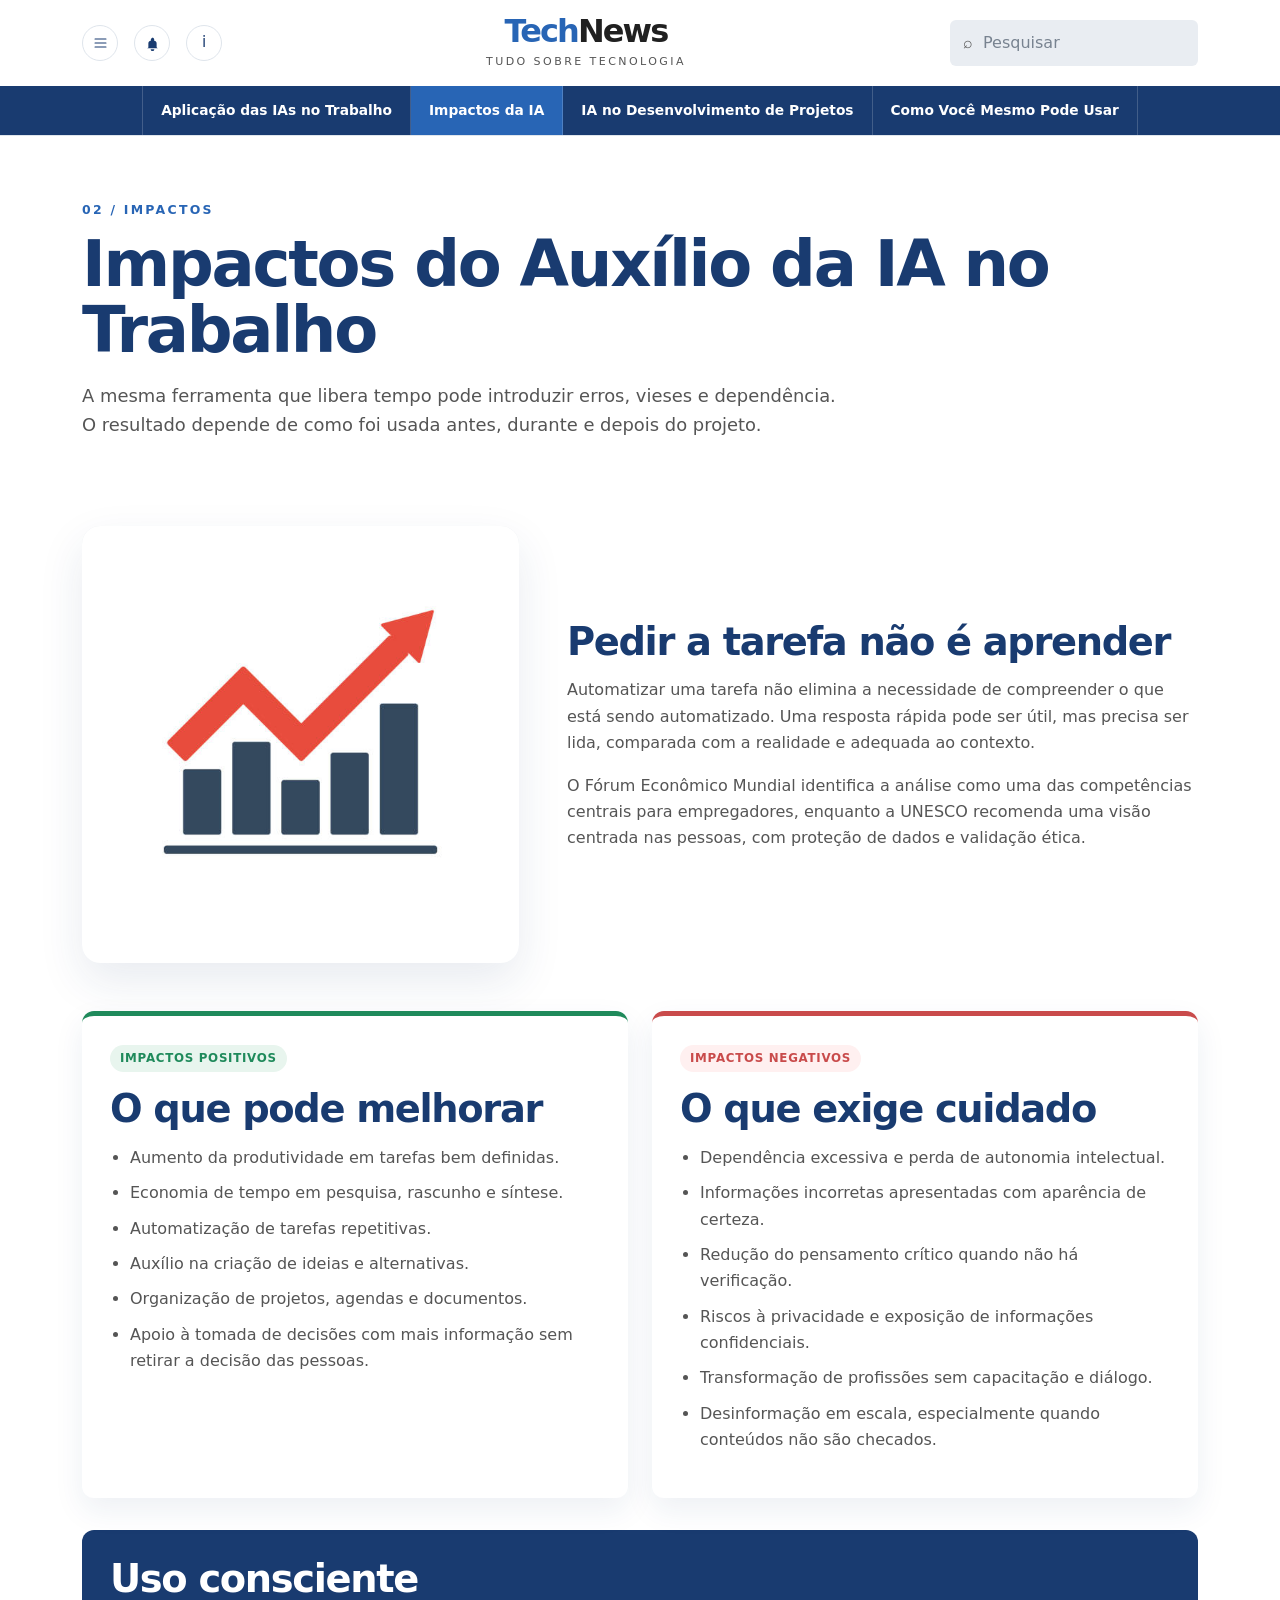
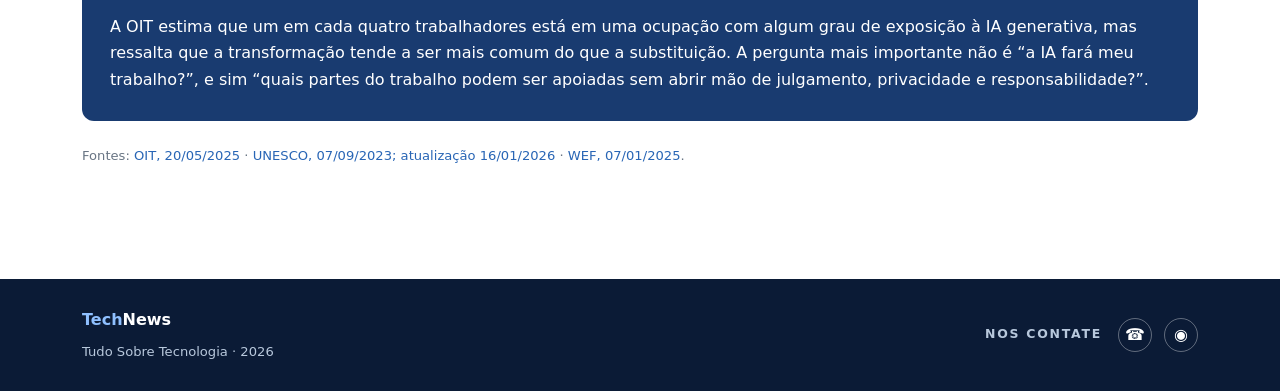
<file: impactos1.html>
<!doctype html>
<html lang="pt-BR">
  <head>
    <meta charset="utf-8" />
    <meta name="viewport" content="width=device-width, initial-scale=1" />
    <title>Impactos da IA — TechNews</title>
    <link rel="icon" type="image/png" href="img/jornal.png" />
    <meta
      name="description"
      content="Impactos positivos e negativos do auxílio da inteligência artificial no trabalho."
    />
    <link
      href="https://cdn.jsdelivr.net/npm/bootstrap@5.3.3/dist/css/bootstrap.min.css"
      rel="stylesheet"
    />
    <link href="css2/style2.css" rel="stylesheet" />
  </head>
  <body>
    <header class="site-header">
      <div class="container utility-row">
        <div class="header-tools">
          <span class="tool-icon menu-mark d-none d-lg-inline-flex">
            <svg
              xmlns="http://w3.org"
              width="16"
              height="16"
              fill="currentColor"
              viewBox="0 0 16 16"
            >
              <path
                fill-rule="evenodd"
                d="M2.5 12a.5.5 0 0 1 .5-.5h11a.5.5 0 0 1 0 1h-11a.5.5 0 0 1-.5-.5m0-4a.5.5 0 0 1 .5-.5h11a.5.5 0 0 1 0 1h-11a.5.5 0 0 1-.5-.5m0-4a.5.5 0 0 1 .5-.5h11a.5.5 0 0 1 0 1h-11a.5.5 0 0 1-.5-.5"
              />
            </svg>
          </span>
          <span class="tool-icon" aria-label="Notificações">
            <svg
              xmlns="http://w3.org"
              width="15"
              height="15"
              fill="currentColor"
              viewBox="0 0 16 16"
            >
              <path
                d="M8 16a2 2 0 0 0 2-2H6a2 2 0 0 0 2 2M8 1.918l-.079.033a2.86 2.86 0 0 0-.572.234c-.727.376-1.153.905-1.153 1.599v1.398h-.088c-1.394 0-2.518 1.116-2.518 2.493v4.478c0 .229-.289.431-.788.583C2.33 12.83 2 13 2 13h12s-.33-.17-.813-.319c-.499-.152-.788-.354-.788-.583V7.675c0-1.377-1.124-2.493-2.518-2.493h-.088V3.551c0-.694-.426-1.223-1.153-1.6a2.86 2.86 0 0 0-.572-.234z"
              />
            </svg>
          </span>
          <span class="tool-icon">i</span>
        </div>

        <div class="brand">
          <a href="index.html" class="text-decoration-none text-reset">
            <p class="brand-name">
              <span class="tech">Tech</span><span class="news">News</span>
            </p>
            <span class="brand-tagline">Tudo Sobre Tecnologia</span>
          </a>
        </div>

        <label class="search-box">
          <span>⌕</span><input type="search" placeholder="Pesquisar" />
        </label>
      </div>

      <nav class="main-nav w-100" aria-label="Navegação principal">
        <div class="container nav-wrapper">
          <input type="checkbox" id="menu-toggle" class="menu-toggle-input" />

          <div class="mobile-nav-bar d-lg-none">
            <span class="mobile-menu-title">Páginas</span>
            <label
              for="menu-toggle"
              class="burger-btn"
              aria-label="Abrir ou fechar menu"
            >
              <svg
                class="icon-open"
                xmlns="http://w3.org"
                width="26"
                height="26"
                fill="currentColor"
                viewBox="0 0 16 16"
              >
                <path
                  fill-rule="evenodd"
                  d="M2.5 12a.5.5 0 0 1 .5-.5h11a.5.5 0 0 1 0 1h-11a.5.5 0 0 1-.5-.5m0-4a.5.5 0 0 1 .5-.5h11a.5.5 0 0 1 0 1h-11a.5.5 0 0 1-.5-.5m0-4a.5.5 0 0 1 .5-.5h11a.5.5 0 0 1 0 1h-11a.5.5 0 0 1-.5-.5"
                />
              </svg>
              <svg
                class="icon-close"
                xmlns="http://w3.org"
                width="26"
                height="26"
                fill="currentColor"
                viewBox="0 0 16 16"
              >
                <path
                  d="M4.646 4.646a.5.5 0 0 1 .708 0L8 7.293l2.646-2.647a.5.5 0 0 1 .708.708L8.707 8l2.647 2.646a.5.5 0 0 1-.708.708L8 8.707l-2.646 2.647a.5.5 0 0 1-.708-.708L7.293 8 4.646 5.354a.5.5 0 0 1 0-.708"
                />
              </svg>
            </label>
          </div>

          <ul class="nav-list">
            <li>
              <a href="aplicacoes1.html">Aplicação das IAs no Trabalho</a>
            </li>
            <li><a class="active" href="impactos1.html">Impactos da IA</a></li>
            <li>
              <a href="projetos1.html">IA no Desenvolvimento de Projetos</a>
            </li>
            <li><a href="como-usar1.html">Como Você Mesmo Pode Usar</a></li>
          </ul>
        </div>
      </nav>
    </header>

    <main>
      <section class="page-intro">
        <div class="container">
          <div class="eyebrow">02 / Impactos</div>
          <h1>Impactos do Auxílio da IA no Trabalho</h1>
          <p class="lead">
            A mesma ferramenta que libera tempo pode introduzir erros, vieses e
            dependência. O resultado depende de como foi usada antes, durante e
            depois do projeto.
          </p>
        </div>
      </section>
      <section class="content-section">
        <div class="container">
          <div class="row g-5 align-items-center mb-5">
            <div class="col-lg-5">
              <div class="hero-visual">
                <img
                  src="img/balanca.jpg"
                  alt="Ilustração de uma balança equilibrando benefícios e riscos da IA"
                />
              </div>
            </div>
            <div class="col-lg-7 copy">
              <h2>Pedir a tarefa não é aprender</h2>
              <p>
                Automatizar uma tarefa não elimina a necessidade de compreender
                o que está sendo automatizado. Uma resposta rápida pode ser
                útil, mas precisa ser lida, comparada com a realidade e adequada
                ao contexto.
              </p>
              <p>
                O Fórum Econômico Mundial identifica a análise como uma das
                competências centrais para empregadores, enquanto a UNESCO
                recomenda uma visão centrada nas pessoas, com proteção de dados
                e validação ética.
              </p>
            </div>
          </div>
          <div class="row g-4">
            <div class="col-lg-6">
              <article class="impact-panel positive">
                <span class="pill pill-positive">Impactos positivos</span>
                <h2 class="mt-3">O que pode melhorar</h2>
                <ul>
                  <li>Aumento da produtividade em tarefas bem definidas.</li>
                  <li>Economia de tempo em pesquisa, rascunho e síntese.</li>
                  <li>Automatização de tarefas repetitivas.</li>
                  <li>Auxílio na criação de ideias e alternativas.</li>
                  <li>Organização de projetos, agendas e documentos.</li>
                  <li>
                    Apoio à tomada de decisões com mais informação sem retirar a
                    decisão das pessoas.
                  </li>
                </ul>
              </article>
            </div>
            <div class="col-lg-6">
              <article class="impact-panel negative">
                <span class="pill pill-negative">Impactos negativos</span>
                <h2 class="mt-3">O que exige cuidado</h2>
                <ul>
                  <li>
                    Dependência excessiva e perda de autonomia intelectual.
                  </li>
                  <li>
                    Informações incorretas apresentadas com aparência de
                    certeza.
                  </li>
                  <li>
                    Redução do pensamento crítico quando não há verificação.
                  </li>
                  <li>
                    Riscos à privacidade e exposição de informações
                    confidenciais.
                  </li>
                  <li>
                    Transformação de profissões sem capacitação e diálogo.
                  </li>
                  <li>
                    Desinformação em escala, especialmente quando conteúdos não
                    são checados.
                  </li>
                </ul>
              </article>
            </div>
          </div>
          <div class="reflection">
            <h2>Uso consciente</h2>
            <p class="mb-0">
              A OIT estima que um em cada quatro trabalhadores está em uma
              ocupação com algum grau de exposição à IA generativa, mas ressalta
              que a transformação tende a ser mais comum do que a substituição.
              A pergunta mais importante não é “a IA fará meu trabalho?”, e sim
              “quais partes do trabalho podem ser apoiadas sem abrir mão de
              julgamento, privacidade e responsabilidade?”.
            </p>
          </div>
          <p class="meta mt-4">
            Fontes:
            <a
              href="https://www.ilo.org/publications/generative-ai-and-jobs-2025-update"
              target="_blank"
              rel="noopener"
              >OIT, 20/05/2025</a
            >
            ·
            <a
              href="https://www.unesco.org/en/articles/guidance-generative-ai-education-and-research"
              target="_blank"
              rel="noopener"
              >UNESCO, 07/09/2023; atualização 16/01/2026</a
            >
            ·
            <a
              href="https://www.weforum.org/publications/the-future-of-jobs-report-2025"
              target="_blank"
              rel="noopener"
              >WEF, 07/01/2025</a
            >.
          </p>
        </div>
      </section>
    </main>
    <footer class="site-footer">
      <div class="container footer-line">
        <div>
          <div class="footer-brand"><span>Tech</span>News</div>
          <p class="footer-copy">Tudo Sobre Tecnologia · 2026</p>
        </div>
        <div class="footer-contact">
          <span class="footer-contact-label">Nos contate</span>
          <span class="footer-icon">☎</span>
          <span class="footer-icon">◉</span>
        </div>
      </div>
    </footer>
  </body>
</html>
</file>
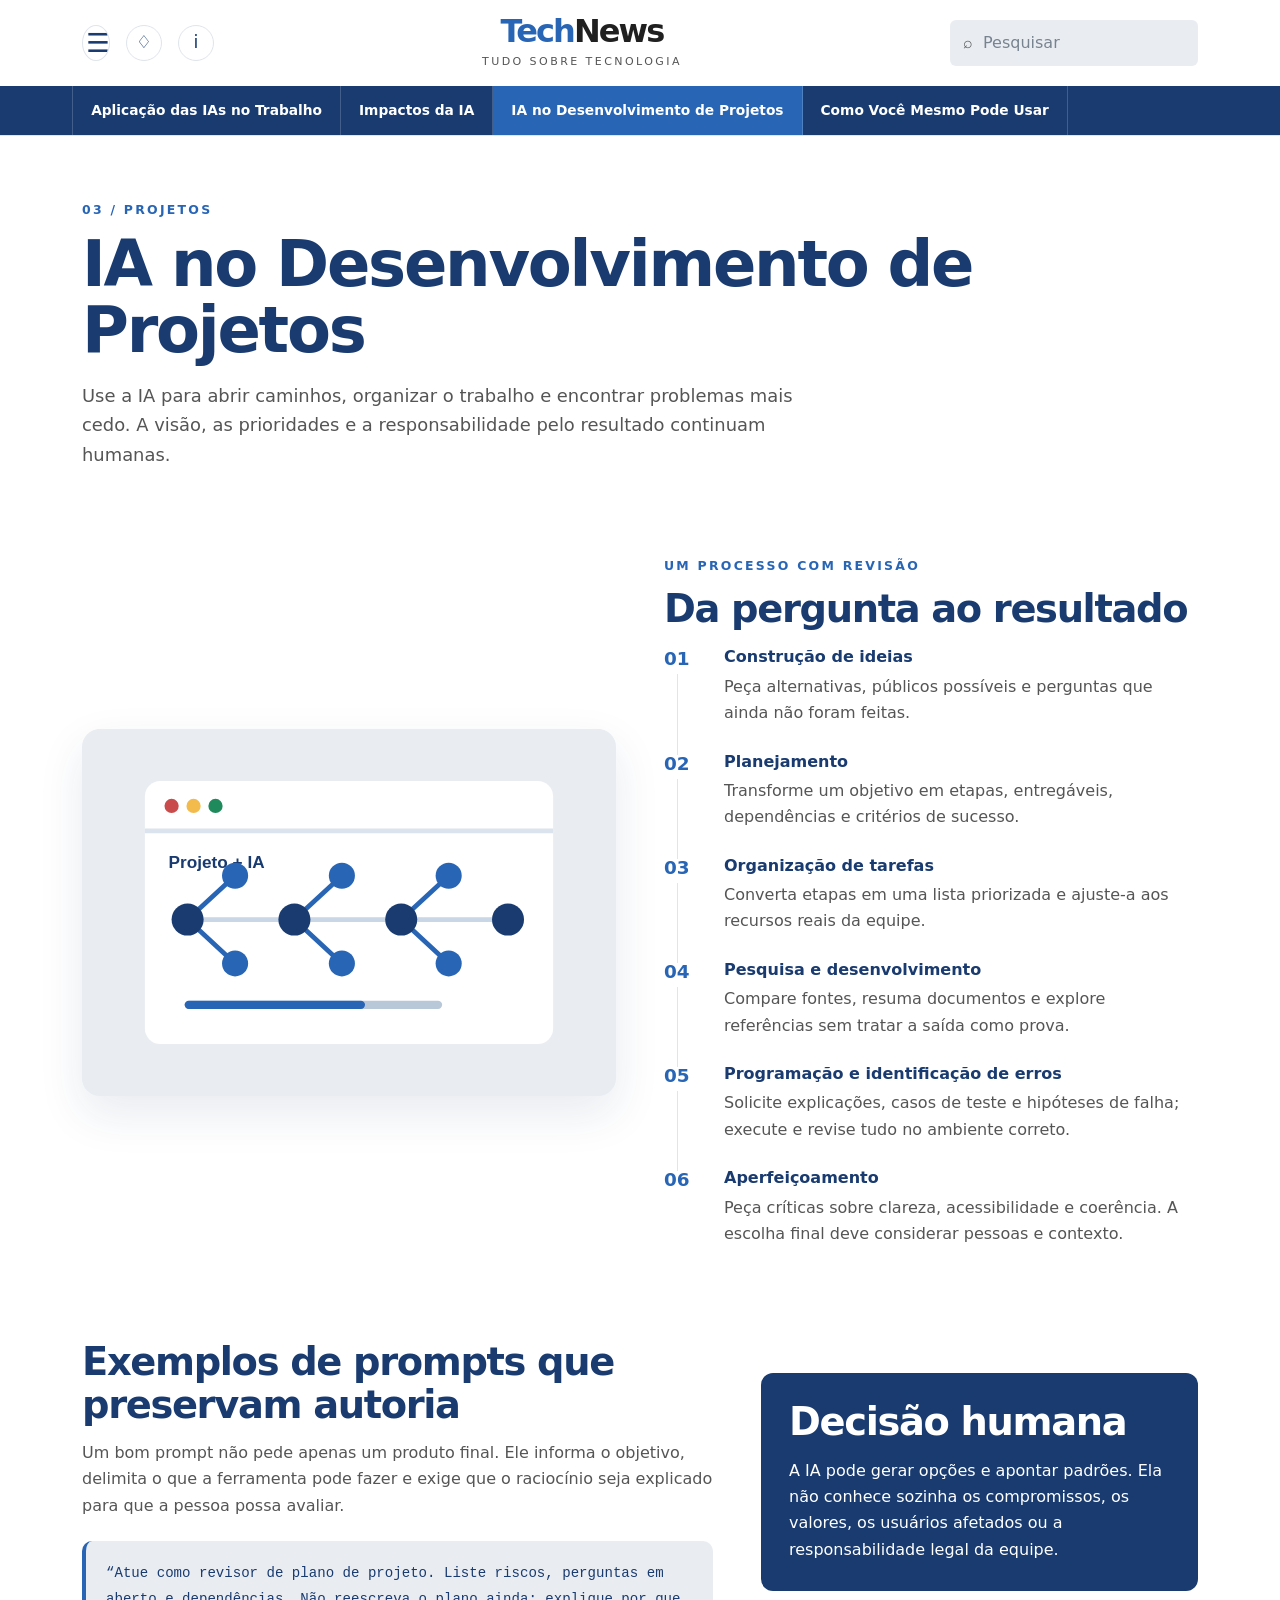
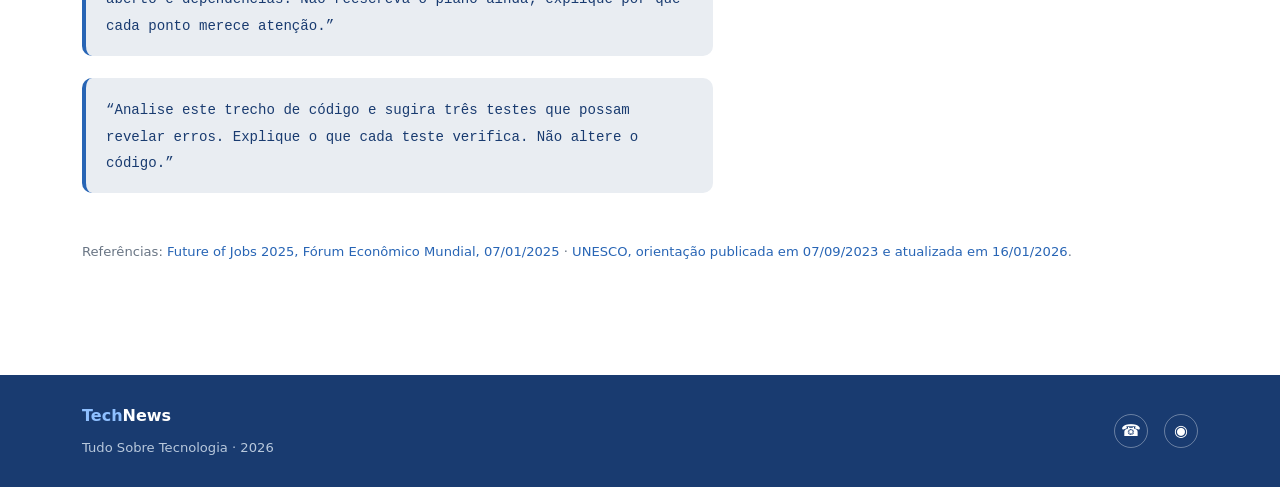
<file: projetos.html>
<!doctype html>
<html lang="pt-BR">
  <head>
    <meta charset="utf-8" />
    <meta name="viewport" content="width=device-width, initial-scale=1" />
    <title>IA no Desenvolvimento de Projetos — TechNews</title>
    <meta
      name="description"
      content="Como usar IA para construir ideias, planejar, pesquisar, programar e aperfeiçoar projetos."
    />
    <link
      href="https://cdn.jsdelivr.net/npm/bootstrap@5.3.3/dist/css/bootstrap.min.css"
      rel="stylesheet"
    />
    <link href="css/style.css" rel="stylesheet" />
  </head>
  <body>
    <header class="site-header">
      <div class="container utility-row">
        <div class="header-tools">
          <span class="tool-icon menu-mark">☰</span
          ><span class="tool-icon">♢</span><span class="tool-icon">i</span>
        </div>
        <div class="brand">
          <a href="index.html" class="text-decoration-none text-reset">
            <p class="brand-name">
              <span class="tech">Tech</span><span class="news">News</span>
            </p>
            <span class="brand-tagline">Tudo Sobre Tecnologia</span>
          </a>
        </div>

        <label class="search-box"
          ><span>⌕</span><input type="search" placeholder="Pesquisar"
        /></label>
      </div>
      <nav class="main-nav" aria-label="Navegação principal">
        <ul class="nav-list container">
          <li><a href="aplicacoes.html">Aplicação das IAs no Trabalho</a></li>
          <li><a href="impactos.html">Impactos da IA</a></li>
          <li>
            <a class="active" href="projetos.html"
              >IA no Desenvolvimento de Projetos</a
            >
          </li>
          <li><a href="como-usar.html">Como Você Mesmo Pode Usar</a></li>
        </ul>
      </nav>
    </header>
    <main>
      <section class="page-intro">
        <div class="container">
          <div class="eyebrow">03 / Projetos</div>
          <h1>IA no Desenvolvimento de Projetos</h1>
          <p class="lead">
            Use a IA para abrir caminhos, organizar o trabalho e encontrar
            problemas mais cedo. A visão, as prioridades e a responsabilidade
            pelo resultado continuam humanas.
          </p>
        </div>
      </section>
      <section class="content-section">
        <div class="container">
          <div class="row g-5 align-items-center">
            <div class="col-lg-6">
              <div class="hero-visual">
                <img
                  src="img/projetos.svg"
                  alt="Fluxo visual de etapas de desenvolvimento de um projeto"
                />
              </div>
            </div>
            <div class="col-lg-6">
              <div class="eyebrow">Um processo com revisão</div>
              <h2>Da pergunta ao resultado</h2>
              <ol class="step-list">
                <li>
                  <strong>Construção de ideias</strong>Peça alternativas,
                  públicos possíveis e perguntas que ainda não foram feitas.
                </li>
                <li>
                  <strong>Planejamento</strong>Transforme um objetivo em etapas,
                  entregáveis, dependências e critérios de sucesso.
                </li>
                <li>
                  <strong>Organização de tarefas</strong>Converta etapas em uma
                  lista priorizada e ajuste-a aos recursos reais da equipe.
                </li>
                <li>
                  <strong>Pesquisa e desenvolvimento</strong>Compare fontes,
                  resuma documentos e explore referências sem tratar a saída
                  como prova.
                </li>
                <li>
                  <strong>Programação e identificação de erros</strong>Solicite
                  explicações, casos de teste e hipóteses de falha; execute e
                  revise tudo no ambiente correto.
                </li>
                <li>
                  <strong>Aperfeiçoamento</strong>Peça críticas sobre clareza,
                  acessibilidade e coerência. A escolha final deve considerar
                  pessoas e contexto.
                </li>
              </ol>
            </div>
          </div>
          <div class="row g-5 mt-4">
            <div class="col-lg-7 copy">
              <h2>Exemplos de prompts que preservam autoria</h2>
              <p>
                Um bom prompt não pede apenas um produto final. Ele informa o
                objetivo, delimita o que a ferramenta pode fazer e exige que o
                raciocínio seja explicado para que a pessoa possa avaliar.
              </p>
              <div class="prompt-box">
                <code
                  >“Atue como revisor de plano de projeto. Liste riscos,
                  perguntas em aberto e dependências. Não reescreva o plano
                  ainda; explique por que cada ponto merece atenção.”</code
                >
              </div>
              <div class="prompt-box">
                <code
                  >“Analise este trecho de código e sugira três testes que
                  possam revelar erros. Explique o que cada teste verifica. Não
                  altere o código.”</code
                >
              </div>
            </div>
            <div class="col-lg-5">
              <div class="reflection">
                <h2>Decisão humana</h2>
                <p class="mb-0">
                  A IA pode gerar opções e apontar padrões. Ela não conhece
                  sozinha os compromissos, os valores, os usuários afetados ou a
                  responsabilidade legal da equipe.
                </p>
              </div>
            </div>
          </div>
          <p class="meta mt-5">
            Referências:
            <a
              href="https://www.weforum.org/publications/the-future-of-jobs-report-2025"
              target="_blank"
              rel="noopener"
              >Future of Jobs 2025, Fórum Econômico Mundial, 07/01/2025</a
            >
            ·
            <a
              href="https://www.unesco.org/en/articles/guidance-generative-ai-education-and-research"
              target="_blank"
              rel="noopener"
              >UNESCO, orientação publicada em 07/09/2023 e atualizada em
              16/01/2026</a
            >.
          </p>
        </div>
      </section>
    </main>
    <footer class="site-footer">
      <div class="container footer-line">
        <div>
          <div class="footer-brand"><span>Tech</span>News</div>
          <p class="footer-copy">Tudo Sobre Tecnologia · 2026</p>
        </div>
        <div class="footer-contact">
          <span class="footer-icon">☎</span><span class="footer-icon">◉</span>
        </div>
      </div>
    </footer>
  </body>
</html>
</file>
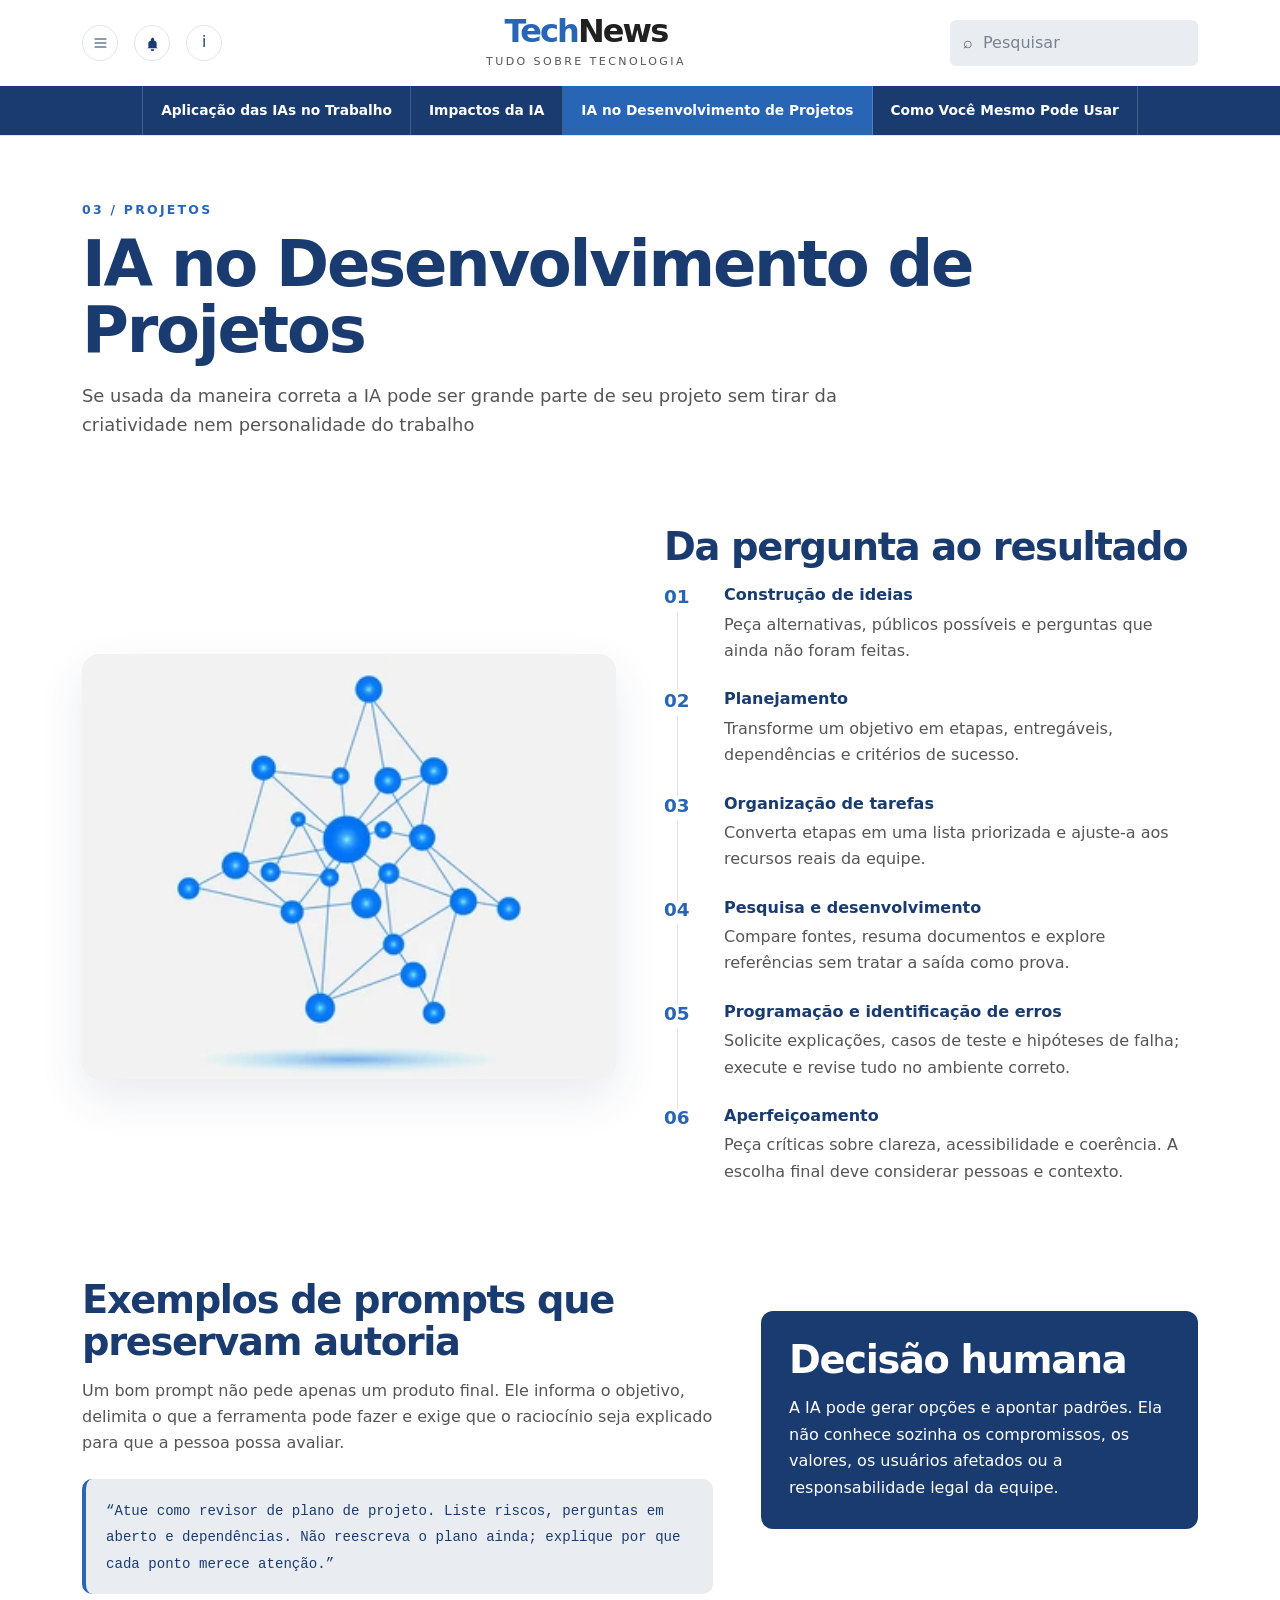
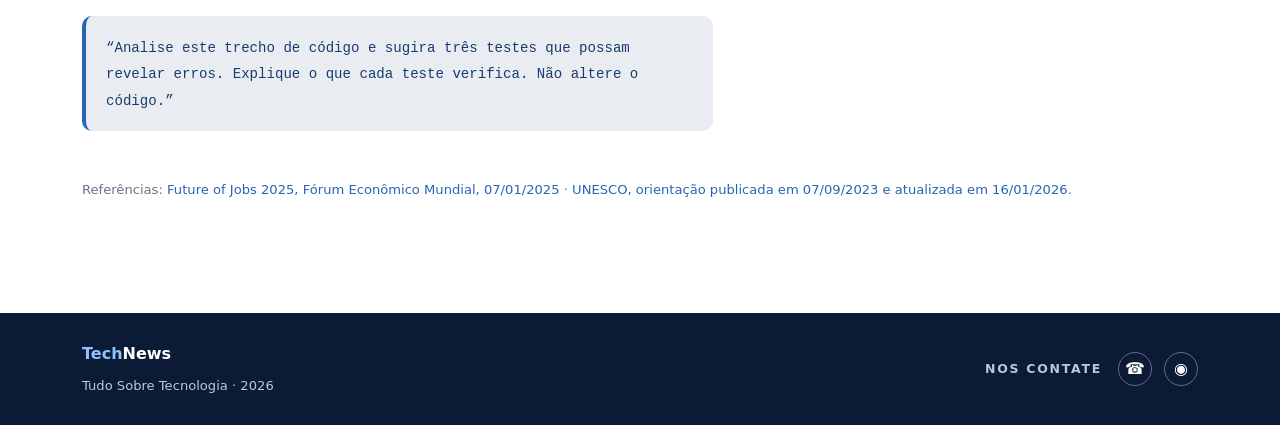
<file: projetos1.html>
<!doctype html>
<html lang="pt-BR">
  <head>
    <meta charset="utf-8" />
    <meta name="viewport" content="width=device-width, initial-scale=1" />
    <title>IA no Desenvolvimento de Projetos — TechNews</title>
    <link rel="icon" type="image/png" href="img/jornal.png" />
    <meta
      name="description"
      content="Como usar IA para construir ideias, planejar, pesquisar, programar e aperfeiçoar projetos."
    />
    <link
      href="https://cdn.jsdelivr.net/npm/bootstrap@5.3.3/dist/css/bootstrap.min.css"
      rel="stylesheet"
    />
    <link href="css2/style2.css" rel="stylesheet" />
  </head>
  <body>
    <header class="site-header">
      <div class="container utility-row">
        <div class="header-tools">
          <span class="tool-icon menu-mark d-none d-lg-inline-flex">
            <svg
              xmlns="http://w3.org"
              width="16"
              height="16"
              fill="currentColor"
              viewBox="0 0 16 16"
            >
              <path
                fill-rule="evenodd"
                d="M2.5 12a.5.5 0 0 1 .5-.5h11a.5.5 0 0 1 0 1h-11a.5.5 0 0 1-.5-.5m0-4a.5.5 0 0 1 .5-.5h11a.5.5 0 0 1 0 1h-11a.5.5 0 0 1-.5-.5m0-4a.5.5 0 0 1 .5-.5h11a.5.5 0 0 1 0 1h-11a.5.5 0 0 1-.5-.5"
              />
            </svg>
          </span>
          <span class="tool-icon" aria-label="Notificações">
            <svg
              xmlns="http://w3.org"
              width="15"
              height="15"
              fill="currentColor"
              viewBox="0 0 16 16"
            >
              <path
                d="M8 16a2 2 0 0 0 2-2H6a2 2 0 0 0 2 2M8 1.918l-.079.033a2.86 2.86 0 0 0-.572.234c-.727.376-1.153.905-1.153 1.599v1.398h-.088c-1.394 0-2.518 1.116-2.518 2.493v4.478c0 .229-.289.431-.788.583C2.33 12.83 2 13 2 13h12s-.33-.17-.813-.319c-.499-.152-.788-.354-.788-.583V7.675c0-1.377-1.124-2.493-2.518-2.493h-.088V3.551c0-.694-.426-1.223-1.153-1.6a2.86 2.86 0 0 0-.572-.234z"
              />
            </svg>
          </span>
          <span class="tool-icon">i</span>
        </div>

        <div class="brand">
          <a href="index.html" class="text-decoration-none text-reset">
            <p class="brand-name">
              <span class="tech">Tech</span><span class="news">News</span>
            </p>
            <span class="brand-tagline">Tudo Sobre Tecnologia</span>
          </a>
        </div>

        <label class="search-box">
          <span>⌕</span><input type="search" placeholder="Pesquisar" />
        </label>
      </div>

      <nav class="main-nav w-100" aria-label="Navegação principal">
        <div class="container nav-wrapper">
          <input type="checkbox" id="menu-toggle" class="menu-toggle-input" />

          <div class="mobile-nav-bar d-lg-none">
            <span class="mobile-menu-title">Páginas</span>
            <label
              for="menu-toggle"
              class="burger-btn"
              aria-label="Abrir ou fechar menu"
            >
              <svg
                class="icon-open"
                xmlns="http://w3.org"
                width="26"
                height="26"
                fill="currentColor"
                viewBox="0 0 16 16"
              >
                <path
                  fill-rule="evenodd"
                  d="M2.5 12a.5.5 0 0 1 .5-.5h11a.5.5 0 0 1 0 1h-11a.5.5 0 0 1-.5-.5m0-4a.5.5 0 0 1 .5-.5h11a.5.5 0 0 1 0 1h-11a.5.5 0 0 1-.5-.5m0-4a.5.5 0 0 1 .5-.5h11a.5.5 0 0 1 0 1h-11a.5.5 0 0 1-.5-.5"
                />
              </svg>
              <svg
                class="icon-close"
                xmlns="http://w3.org"
                width="26"
                height="26"
                fill="currentColor"
                viewBox="0 0 16 16"
              >
                <path
                  d="M4.646 4.646a.5.5 0 0 1 .708 0L8 7.293l2.646-2.647a.5.5 0 0 1 .708.708L8.707 8l2.647 2.646a.5.5 0 0 1-.708.708L8 8.707l-2.646 2.647a.5.5 0 0 1-.708-.708L7.293 8 4.646 5.354a.5.5 0 0 1 0-.708"
                />
              </svg>
            </label>
          </div>

          <ul class="nav-list">
            <li>
              <a href="aplicacoes1.html">Aplicação das IAs no Trabalho</a>
            </li>
            <li><a href="impactos1.html">Impactos da IA</a></li>
            <li>
              <a class="active" href="projetos1.html"
                >IA no Desenvolvimento de Projetos</a
              >
            </li>
            <li><a href="como-usar1.html">Como Você Mesmo Pode Usar</a></li>
          </ul>
        </div>
      </nav>
    </header>

    <main>
      <section class="page-intro">
        <div class="container">
          <div class="eyebrow">03 / Projetos</div>
          <h1>IA no Desenvolvimento de Projetos</h1>
          <p class="lead">
            Se usada da maneira correta a IA pode ser grande parte de seu
            projeto sem tirar da criatividade nem personalidade do trabalho
          </p>
        </div>
      </section>
      <section class="content-section">
        <div class="container">
          <div class="row g-5 align-items-center">
            <div class="col-lg-6">
              <div class="hero-visual">
                <img
                  src="img/123.png"
                  alt="Fluxo visual de etapas de desenvolvimento de um projeto"
                />
              </div>
            </div>
            <div class="col-lg-6">
              <h2>Da pergunta ao resultado</h2>
              <ol class="step-list">
                <li>
                  <strong>Construção de ideias</strong>Peça alternativas,
                  públicos possíveis e perguntas que ainda não foram feitas.
                </li>
                <li>
                  <strong>Planejamento</strong>Transforme um objetivo em etapas,
                  entregáveis, dependências e critérios de sucesso.
                </li>
                <li>
                  <strong>Organização de tarefas</strong>Converta etapas em uma
                  lista priorizada e ajuste-a aos recursos reais da equipe.
                </li>
                <li>
                  <strong>Pesquisa e desenvolvimento</strong>Compare fontes,
                  resuma documentos e explore referências sem tratar a saída
                  como prova.
                </li>
                <li>
                  <strong>Programação e identificação de erros</strong>Solicite
                  explicações, casos de teste e hipóteses de falha; execute e
                  revise tudo no ambiente correto.
                </li>
                <li>
                  <strong>Aperfeiçoamento</strong>Peça críticas sobre clareza,
                  acessibilidade e coerência. A escolha final deve considerar
                  pessoas e contexto.
                </li>
              </ol>
            </div>
          </div>
          <div class="row g-5 mt-4">
            <div class="col-lg-7 copy">
              <h2>Exemplos de prompts que preservam autoria</h2>
              <p>
                Um bom prompt não pede apenas um produto final. Ele informa o
                objetivo, delimita o que a ferramenta pode fazer e exige que o
                raciocínio seja explicado para que a pessoa possa avaliar.
              </p>
              <div class="prompt-box">
                <code
                  >“Atue como revisor de plano de projeto. Liste riscos,
                  perguntas em aberto e dependências. Não reescreva o plano
                  ainda; explique por que cada ponto merece atenção.”</code
                >
              </div>
              <div class="prompt-box">
                <code
                  >“Analise este trecho de código e sugira três testes que
                  possam revelar erros. Explique o que cada teste verifica. Não
                  altere o código.”</code
                >
              </div>
            </div>
            <div class="col-lg-5">
              <div class="reflection">
                <h2>Decisão humana</h2>
                <p class="mb-0">
                  A IA pode gerar opções e apontar padrões. Ela não conhece
                  sozinha os compromissos, os valores, os usuários afetados ou a
                  responsabilidade legal da equipe.
                </p>
              </div>
            </div>
          </div>
          <p class="meta mt-5">
            Referências:
            <a
              href="https://www.weforum.org/publications/the-future-of-jobs-report-2025"
              target="_blank"
              rel="noopener"
              >Future of Jobs 2025, Fórum Econômico Mundial, 07/01/2025</a
            >
            ·
            <a
              href="https://www.unesco.org/en/articles/guidance-generative-ai-education-and-research"
              target="_blank"
              rel="noopener"
              >UNESCO, orientação publicada em 07/09/2023 e atualizada em
              16/01/2026</a
            >.
          </p>
        </div>
      </section>
    </main>
    <footer class="site-footer">
      <div class="container footer-line">
        <div>
          <div class="footer-brand"><span>Tech</span>News</div>
          <p class="footer-copy">Tudo Sobre Tecnologia · 2026</p>
        </div>
        <div class="footer-contact">
          <span class="footer-contact-label">Nos contate</span>
          <span class="footer-icon">☎</span>
          <span class="footer-icon">◉</span>
        </div>
      </div>
    </footer>
  </body>
</html>
</file>
<file: css/style.css>
:root {
  --navy: #193b70;
  --blue: #2865b5;
  --ink: #202020;
  --muted: #555555;
  --soft: #e9edf2;
  --line: #dfe5ec;
  --white: #ffffff;
  --green: #1f8a5b;
  --green-soft: #e8f5ee;
  --red: #c94b4b;
  --red-soft: #fff0f0;
}

* {
  box-sizing: border-box;
}
html {
  scroll-behavior: smooth;
}
body {
  margin: 0;
  color: var(--ink);
  background: var(--white);
  font-family:
    Inter,
    ui-sans-serif,
    system-ui,
    -apple-system,
    BlinkMacSystemFont,
    "Segoe UI",
    sans-serif;
  line-height: 1.65;
}
a {
  color: var(--blue);
  text-decoration: none;
}
a:hover {
  color: var(--navy);
  text-decoration: underline;
}

.site-header {
  border-bottom: 1px solid var(--line);
  background: #fff;
}
.utility-row {
  min-height: 86px;
  display: flex;
  align-items: center;
  justify-content: space-between;
  gap: 24px;
}
.header-tools {
  display: flex;
  align-items: center;
  gap: 16px;
  color: var(--navy);
  font-size: 0.95rem;
}
.tool-icon {
  width: 36px;
  height: 36px;
  display: inline-flex;
  align-items: center;
  justify-content: center;
  border: 1px solid var(--line);
  border-radius: 50%;
  font-size: 1.1rem;
}
.menu-mark {
  font-size: 1.65rem;
  line-height: 1;
  letter-spacing: -4px;
  width: 28px;
  overflow: hidden;
}
.brand {
  text-align: center;
  min-width: 220px;
}
.brand-name {
  margin: 0;
  font-size: 2rem;
  line-height: 1.05;
  font-weight: 800;
  letter-spacing: -0.06em;
}
.brand-name .tech {
  color: var(--blue);
}
.brand-name .news {
  color: var(--ink);
}
.brand-tagline {
  display: block;
  margin-top: 5px;
  color: var(--muted);
  font-size: 0.69rem;
  letter-spacing: 0.22em;
  text-transform: uppercase;
}
.search-box {
  min-width: 210px;
  display: flex;
  align-items: center;
  gap: 8px;
  padding: 9px 13px;
  border-radius: 6px;
  background: var(--soft);
  color: var(--muted);
}
.search-box input {
  width: 100%;
  border: 0;
  outline: 0;
  background: transparent;
  font: inherit;
  color: var(--ink);
}
.search-box input::placeholder {
  color: #788390;
}

.main-nav {
  background: var(--navy);
}
.main-nav .nav-list {
  display: flex;
  justify-content: center;
  align-items: stretch;
  margin: 0;
  padding: 0;
  list-style: none;
}
.main-nav a {
  display: block;
  height: 100%;
  padding: 13px 18px;
  border-right: 1px solid rgba(255, 255, 255, 0.18);
  color: #fff;
  font-size: 0.86rem;
  font-weight: 650;
  text-align: center;
}
.main-nav li:first-child a {
  border-left: 1px solid rgba(255, 255, 255, 0.18);
}
.main-nav a:hover,
.main-nav a.active {
  background: var(--blue);
  color: #fff;
  text-decoration: none;
}

.page-intro {
  padding: 64px 0 38px;
}
.eyebrow {
  margin-bottom: 12px;
  color: var(--blue);
  font-size: 0.78rem;
  font-weight: 800;
  letter-spacing: 0.18em;
  text-transform: uppercase;
}
h1,
h2,
h3 {
  color: var(--navy);
  font-weight: 800;
  letter-spacing: -0.035em;
}
h1 {
  margin: 0 0 18px;
  font-size: clamp(2.15rem, 5vw, 4.3rem);
  line-height: 1.02;
}
h2 {
  margin: 0 0 14px;
  font-size: clamp(1.6rem, 3vw, 2.45rem);
  line-height: 1.1;
}
h3 {
  font-size: 1.25rem;
}
.lead {
  max-width: 760px;
  color: var(--muted);
  font-size: 1.12rem;
}
.rule {
  height: 1px;
  margin: 24px 0;
  background: var(--line);
}

.hero-visual {
  width: 100%;
  overflow: hidden;
  border-radius: 18px;
  background: var(--soft);
  box-shadow: 0 18px 45px rgba(25, 59, 112, 0.1);
}
.hero-visual img {
  display: block;
  width: 100%;
  height: auto;
}
.content-section {
  padding: 32px 0 72px;
}
.content-section + .content-section {
  border-top: 1px solid var(--line);
}
.copy p {
  color: var(--muted);
}
.copy strong {
  color: var(--ink);
}
.topic-list {
  margin: 20px 0 0;
  padding: 0;
  list-style: none;
}
.topic-list li {
  padding: 13px 0;
  border-bottom: 1px solid var(--line);
  color: var(--muted);
}
.topic-list li::before {
  content: "↗";
  display: inline-block;
  margin-right: 10px;
  color: var(--blue);
  font-weight: 800;
}

.news-strip {
  margin-top: 38px;
  padding: 22px;
  border: 1px solid var(--line);
  border-left: 4px solid var(--blue);
  background: #fbfcfe;
}
.news-item + .news-item {
  margin-top: 18px;
  padding-top: 18px;
  border-top: 1px solid var(--line);
}
.news-item h3 {
  margin: 0 0 5px;
  font-size: 1.05rem;
}
.meta {
  color: #697584;
  font-size: 0.82rem;
}

.pill {
  display: inline-block;
  padding: 4px 10px;
  border-radius: 99px;
  font-size: 0.74rem;
  font-weight: 800;
  letter-spacing: 0.06em;
  text-transform: uppercase;
}
.pill-positive {
  color: var(--green);
  background: var(--green-soft);
}
.pill-negative {
  color: var(--red);
  background: var(--red-soft);
}
.impact-panel {
  height: 100%;
  padding: 28px;
  border-top: 5px solid;
  border-radius: 12px;
  background: #fff;
  box-shadow: 0 12px 30px rgba(25, 59, 112, 0.08);
}
.impact-panel.positive {
  border-color: var(--green);
}
.impact-panel.negative {
  border-color: var(--red);
}
.impact-panel ul {
  padding-left: 20px;
  color: var(--muted);
}
.impact-panel li {
  margin: 9px 0;
}
.reflection {
  margin-top: 32px;
  padding: 28px;
  border-radius: 12px;
  color: #fff;
  background: var(--navy);
}
.reflection h2,
.reflection p {
  color: #fff;
}

.step-list {
  counter-reset: step;
  margin: 0;
  padding: 0;
  list-style: none;
}
.step-list li {
  position: relative;
  min-height: 72px;
  padding: 0 0 22px 60px;
  color: var(--muted);
}
.step-list li::before {
  counter-increment: step;
  content: counter(step, decimal-leading-zero);
  position: absolute;
  left: 0;
  top: 0;
  color: var(--blue);
  font-weight: 800;
  font-size: 1.15rem;
}
.step-list li:not(:last-child)::after {
  content: "";
  position: absolute;
  left: 13px;
  top: 30px;
  width: 1px;
  height: calc(100% - 24px);
  background: var(--line);
}
.step-list strong {
  display: block;
  margin-bottom: 3px;
  color: var(--navy);
}
.prompt-box {
  margin-top: 22px;
  padding: 18px 20px;
  border-radius: 10px;
  background: var(--soft);
  border-left: 4px solid var(--blue);
  color: var(--muted);
}
.prompt-box code {
  color: var(--navy);
  font-family: ui-monospace, SFMono-Regular, Menlo, Consolas, monospace;
  font-size: 0.88rem;
}
.feedback-panel {
  padding: 24px;
  border: 1px solid var(--line);
  border-radius: 14px;
  background: #fbfcfe;
}
.feedback-panel h3 {
  margin-top: 0;
}
.feedback-meter {
  height: 8px;
  margin: 12px 0 8px;
  overflow: hidden;
  border-radius: 20px;
  background: #dce4ee;
}
.feedback-meter span {
  display: block;
  width: 78%;
  height: 100%;
  border-radius: inherit;
  background: var(--blue);
}
.feedback-note {
  color: var(--muted);
  font-size: 0.9rem;
}

.home-hero {
  padding: 78px 0 72px;
  background: linear-gradient(135deg, #f7faff 0%, #fff 58%);
}
.home-hero .intro {
  max-width: 760px;
}
.route-card {
  height: 100%;
  padding: 26px;
  border: 1px solid var(--line);
  border-radius: 12px;
  background: #fff;
  transition:
    transform 0.2s ease,
    box-shadow 0.2s ease;
}
.route-card:hover {
  transform: translateY(-3px);
  box-shadow: 0 14px 30px rgba(25, 59, 112, 0.1);
}
.route-number {
  color: var(--blue);
  font-size: 0.78rem;
  font-weight: 800;
  letter-spacing: 0.16em;
}
.route-card h2 {
  margin-top: 9px;
  font-size: 1.45rem;
}
.route-card p {
  color: var(--muted);
}
.button-link {
  display: inline-block;
  padding: 10px 17px;
  border-radius: 6px;
  background: var(--navy);
  color: #fff;
  font-weight: 700;
}
.button-link:hover {
  background: var(--blue);
  color: #fff;
  text-decoration: none;
}

.site-footer {
  margin-top: 24px;
  padding: 28px 0;
  color: #dbe5f4;
  background: var(--navy);
}
.footer-line {
  display: flex;
  align-items: center;
  justify-content: space-between;
  gap: 22px;
}
.footer-brand {
  color: #fff;
  font-weight: 800;
}
.footer-brand span {
  color: #8fc0ff;
}
.footer-contact {
  display: flex;
  align-items: center;
  gap: 16px;
}
.footer-icon {
  width: 34px;
  height: 34px;
  display: inline-flex;
  align-items: center;
  justify-content: center;
  border: 1px solid rgba(255, 255, 255, 0.35);
  border-radius: 50%;
  color: #fff;
}
.footer-copy {
  margin: 8px 0 0;
  color: #b8c8dc;
  font-size: 0.82rem;
}

@media (max-width: 991.98px) {
  .utility-row {
    flex-wrap: wrap;
    padding: 16px 0;
  }
  .brand {
    order: -1;
    width: 100%;
  }
  .header-tools {
    flex: 1;
  }
  .search-box {
    min-width: 0;
    flex: 1;
  }
  .main-nav .nav-list {
    justify-content: flex-start;
    overflow-x: auto;
  }
  .main-nav a {
    min-width: max-content;
  }
}
@media (max-width: 575.98px) {
  .utility-row {
    gap: 12px;
  }
  .header-tools {
    gap: 8px;
  }
  .tool-icon {
    width: 32px;
    height: 32px;
  }
  .search-box {
    font-size: 0.87rem;
  }
  .brand-name {
    font-size: 1.8rem;
  }
  .brand-tagline {
    font-size: 0.6rem;
  }
  .page-intro {
    padding-top: 42px;
  }
  .content-section {
    padding-bottom: 48px;
  }
  .footer-line {
    align-items: flex-start;
    flex-direction: column;
  }
}
input.menu-toggle-input {
  display: none !important;
  visibility: hidden !important;
  opacity: 0 !important;
  position: absolute !important;
  top: -9999px !important;
  left: -9999px !important;
}
</file>
<file: css2/style2.css>
:root {
  --navy: #193b70;
  --blue: #2865b5;
  --ink: #202020;
  --muted: #555555;
  --soft: #e9edf2;
  --line: #dfe5ec;
  --white: #ffffff;
  --green: #1f8a5b;
  --green-soft: #e8f5ee;
  --red: #c94b4b;
  --red-soft: #fff0f0;
}

* {
  box-sizing: border-box;
}
html {
  scroll-behavior: smooth;
}
body {
  margin: 0;
  color: var(--ink);
  background: var(--white);
  font-family:
    Inter,
    ui-sans-serif,
    system-ui,
    -apple-system,
    BlinkMacSystemFont,
    "Segoe UI",
    sans-serif;
  line-height: 1.65;
}
a {
  color: var(--blue);
  text-decoration: none;
}
a:hover {
  color: var(--navy);
  text-decoration: underline;
}

.site-header {
  border-bottom: 1px solid var(--line);
  background: #fff;
}
.utility-row {
  min-height: 86px;
  display: flex;
  align-items: center;
  justify-content: space-between;
  gap: 24px;
}
.header-tools {
  display: flex;
  align-items: center;
  gap: 16px;
  color: var(--navy);
  font-size: 0.95rem;
}
.tool-icon {
  width: 36px;
  height: 36px;
  display: inline-flex;
  align-items: center;
  justify-content: center;
  border: 1px solid var(--line);
  border-radius: 50%;
}

.mobile-nav-bar {
  display: none;
}



.menu-mark {
  width: 36px !important;
  height: 36px !important;
  overflow: visible !important;
}


.brand {
  text-align: center;
  min-width: 220px;
}
.brand-name {
  margin: 0;
  font-size: 2rem;
  line-height: 1.05;
  font-weight: 800;
  letter-spacing: -0.06em;
}
.brand-name .tech {
  color: var(--blue);
}
.brand-name .news {
  color: var(--ink);
}
.brand-tagline {
  display: block;
  margin-top: 5px;
  color: var(--muted);
  font-size: 0.69rem;
  letter-spacing: 0.22em;
  text-transform: uppercase;
}
.search-box {
  min-width: 210px;
  display: flex;
  align-items: center;
  gap: 8px;
  padding: 9px 13px;
  border-radius: 6px;
  background: var(--soft);
  color: var(--muted);
}
.search-box input {
  width: 100%;
  border: 0;
  outline: 0;
  background: transparent;
  font: inherit;
  color: var(--ink);
}
.search-box input::placeholder {
  color: #788390;
}

.main-nav {
  background: var(--navy);
}
.main-nav .nav-list {
  display: flex;
  justify-content: center;
  align-items: stretch;
  margin: 0;
  padding: 0;
  list-style: none;
}
.main-nav a {
  display: block;
  height: 100%;
  padding: 13px 18px;
  border-right: 1px solid rgba(255, 255, 255, 0.18);
  color: #fff;
  font-size: 0.86rem;
  font-weight: 650;
  text-align: center;
}
.main-nav li:first-child a {
  border-left: 1px solid rgba(255, 255, 255, 0.18);
}
.main-nav a:hover,
.main-nav a.active {
  background: var(--blue);
  color: #fff;
  text-decoration: none;
}

.page-intro {
  padding: 64px 0 38px;
}
.eyebrow {
  margin-bottom: 12px;
  color: var(--blue);
  font-size: 0.78rem;
  font-weight: 800;
  letter-spacing: 0.18em;
  text-transform: uppercase;
}
h1,
h2,
h3 {
  color: var(--navy);
  font-weight: 800;
  letter-spacing: -0.035em;
}
h1 {
  margin: 0 0 18px;
  font-size: clamp(2.15rem, 5vw, 4.3rem);
  line-height: 1.02;
}
h2 {
  margin: 0 0 14px;
  font-size: clamp(1.6rem, 3vw, 2.45rem);
  line-height: 1.1;
}
h3 {
  font-size: 1.25rem;
}
.lead {
  max-width: 760px;
  color: var(--muted);
  font-size: 1.12rem;
}
.rule {
  height: 1px;
  margin: 24px 0;
  background: var(--line);
}

.hero-visual {
  width: 100%;
  overflow: hidden;
  border-radius: 18px;
  background: var(--soft);
  box-shadow: 0 18px 45px rgba(25, 59, 112, 0.1);
}
.hero-visual img {
  display: block;
  width: 100%;
  height: auto;
}
.content-section {
  padding: 32px 0 72px;
}
.content-section + .content-section {
  border-top: 1px solid var(--line);
}
.copy p {
  color: var(--muted);
}
.copy strong {
  color: var(--ink);
}
.topic-list {
  margin: 20px 0 0;
  padding: 0;
  list-style: none;
}
.topic-list li {
  padding: 13px 0;
  border-bottom: 1px solid var(--line);
  color: var(--muted);
}
.topic-list li::before {
  content: "↗";
  display: inline-block;
  margin-right: 10px;
  color: var(--blue);
  font-weight: 800;
}

.news-strip {
  margin-top: 38px;
  padding: 22px;
  border: 1px solid var(--line);
  border-left: 4px solid var(--blue);
  background: #fbfcfe;
}
.news-item + .news-item {
  margin-top: 18px;
  padding-top: 18px;
  border-top: 1px solid var(--line);
}
.news-item h3 {
  margin: 0 0 5px;
  font-size: 1.05rem;
}
.meta {
  color: #697584;
  font-size: 0.82rem;
}

.pill {
  display: inline-block;
  padding: 4px 10px;
  border-radius: 99px;
  font-size: 0.74rem;
  font-weight: 800;
  letter-spacing: 0.06em;
  text-transform: uppercase;
}
.pill-positive {
  color: var(--green);
  background: var(--green-soft);
}
.pill-negative {
  color: var(--red);
  background: var(--red-soft);
}
.impact-panel {
  height: 100%;
  padding: 28px;
  border-top: 5px solid;
  border-radius: 12px;
  background: #fff;
  box-shadow: 0 12px 30px rgba(25, 59, 112, 0.08);
}
.impact-panel.positive {
  border-color: var(--green);
}
.impact-panel.negative {
  border-color: var(--red);
}
.impact-panel ul {
  padding-left: 20px;
  color: var(--muted);
}
.impact-panel li {
  margin: 9px 0;
}
.reflection {
  margin-top: 32px;
  padding: 28px;
  border-radius: 12px;
  color: #fff;
  background: var(--navy);
}
.reflection h2,
.reflection p {
  color: #fff;
}

.step-list {
  counter-reset: step;
  margin: 0;
  padding: 0;
  list-style: none;
}
.step-list li {
  position: relative;
  min-height: 72px;
  padding: 0 0 22px 60px;
  color: var(--muted);
}
.step-list li::before {
  counter-increment: step;
  content: counter(step, decimal-leading-zero);
  position: absolute;
  left: 0;
  top: 0;
  color: var(--blue);
  font-weight: 800;
  font-size: 1.15rem;
}
.step-list li:not(:last-child)::after {
  content: "";
  position: absolute;
  left: 13px;
  top: 30px;
  width: 1px;
  height: calc(100% - 24px);
  background: var(--line);
}
.step-list strong {
  display: block;
  margin-bottom: 3px;
  color: var(--navy);
}
.prompt-box {
  margin-top: 22px;
  padding: 18px 20px;
  border-radius: 10px;
  background: var(--soft);
  border-left: 4px solid var(--blue);
  color: var(--muted);
}
.prompt-box code {
  color: var(--navy);
  font-family: ui-monospace, SFMono-Regular, Menlo, Consolas, monospace;
  font-size: 0.88rem;
}
.feedback-panel {
  padding: 24px;
  border: 1px solid var(--line);
  border-radius: 14px;
  background: #fbfcfe;
}
.feedback-panel h3 {
  margin-top: 0;
}
.feedback-meter {
  height: 8px;
  margin: 12px 0 8px;
  overflow: hidden;
  border-radius: 20px;
  background: #dce4ee;
}
.feedback-meter span {
  display: block;
  width: 78%;
  height: 100%;
  border-radius: inherit;
  background: var(--blue);
}
.feedback-note {
  color: var(--muted);
  font-size: 0.9rem;
}

.home-hero {
  padding: 78px 0 72px;
  background: linear-gradient(135deg, #f7faff 0%, #fff 58%);
}
.home-hero .intro {
  max-width: 760px;
}
.route-card {
  height: 100%;
  padding: 26px;
  border: 1px solid var(--line);
  border-radius: 12px;
  background: #fff;
  transition:
    transform 0.2s ease,
    box-shadow 0.2s ease;
}
.route-card:hover {
  transform: translateY(-3px);
  box-shadow: 0 14px 30px rgba(25, 59, 112, 0.1);
}
.route-number {
  color: var(--blue);
  font-size: 0.78rem;
  font-weight: 800;
  letter-spacing: 0.16em;
}
.route-card h2 {
  margin-top: 9px;
  font-size: 1.45rem;
}
.route-card p {
  color: var(--muted);
}
.button-link {
  display: inline-block;
  padding: 10px 17px;
  border-radius: 6px;
  background: var(--navy);
  color: #fff;
  font-weight: 700;
}
.button-link:hover {
  background: var(--blue);
  color: #fff;
  text-decoration: none;
}

.site-footer {
  margin-top: 24px;
  padding: 28px 0;
  color: #dbe5f4;
  background: #0b1b36;
}
.footer-line {
  display: flex;
  align-items: center;
  justify-content: space-between;
  gap: 22px;
}
.footer-brand {
  color: #fff;
  font-weight: 800;
}
.footer-brand span {
  color: #8fc0ff;
}
.footer-contact {
  display: flex;
  align-items: center;
  gap: 12px; 
}

.footer-contact-label {
  color: #b8c8dc; 
  font-size: 0.78rem;
  font-weight: 700;
  letter-spacing: 0.14em;
  text-transform: uppercase;
  margin-right: 4px;
  text-decoration: none;
  transition: color 0.2s ease;
}


a.footer-contact-label:hover {
  color: #ffffff;
  text-decoration: none;
}

.footer-icon {
  width: 34px;
  height: 34px;
  display: inline-flex;
  align-items: center;
  justify-content: center;
  border: 1px solid rgba(255, 255, 255, 0.35);
  border-radius: 50%;
  color: #fff;
}
.footer-copy {
  margin: 8px 0 0;
  color: #b8c8dc;
  font-size: 0.82rem;
}

@media (max-width: 991.98px) {
  .utility-row {
    flex-wrap: wrap;
    padding: 16px 0;
  }
  .brand {
    order: -1;
    width: 100%;
  }
  .header-tools {
    flex: 1;
  }
  .search-box {
    min-width: 0;
    flex: 1;
  }
  .mobile-nav-bar {
    display: flex;
    align-items: center;
    justify-content: space-between;
    padding: 10px 0;
    color: #fff;
  }
  .mobile-menu-title {
    font-weight: 700;
    font-size: 0.95rem;
  }
  .burger-btn {
    cursor: pointer;
    display: inline-flex;
    align-items: center;
    justify-content: center;
    padding: 6px 10px;
    border: 1px solid rgba(255, 255, 255, 0.25);
    border-radius: 6px;
    color: #fff;
    margin: 0;
  }
  .burger-btn:hover {
    background: var(--blue);
  }
  .burger-btn .icon-close {
    display: none;
  }
  .menu-toggle-input:checked ~ .mobile-nav-bar .icon-open {
    display: none;
  }
  .menu-toggle-input:checked ~ .mobile-nav-bar .icon-close {
    display: block;
  }
  .main-nav .nav-list {
    display: none !important;
    flex-direction: column !important;
    width: 100% !important;
    padding-bottom: 10px;
    overflow-x: visible !important;
    white-space: normal !important;
  }
  .menu-toggle-input:checked ~ .nav-list {
    display: flex !important;
  }
  .main-nav a {
    text-align: left;
    border-right: none;
    border-top: 1px solid rgba(255, 255, 255, 0.15);
    padding: 12px 4px;
    width: 100%;
  }
  .main-nav li:first-child a {
    border-left: none;
  }
}



@media (max-width: 575.98px) {
  .utility-row {
    gap: 12px;
  }
  .header-tools {
    gap: 8px;
  }
  .tool-icon {
    width: 32px;
    height: 32px;
  }
  .search-box {
    font-size: 0.87rem;
  }
  .brand-name {
    font-size: 1.8rem;
  }
  .brand-tagline {
    font-size: 0.6rem;
  }
  .page-intro {
    padding-top: 42px;
  }
  .content-section {
    padding-bottom: 48px;
  }
  .footer-line {
    align-items: flex-start;
    flex-direction: column;
  }
}
input.menu-toggle-input {
  display: none !important;
  visibility: hidden !important;
  opacity: 0 !important;
  position: absolute !important;
  top: -9999px !important;
  left: -9999px !important;
}
</file>
